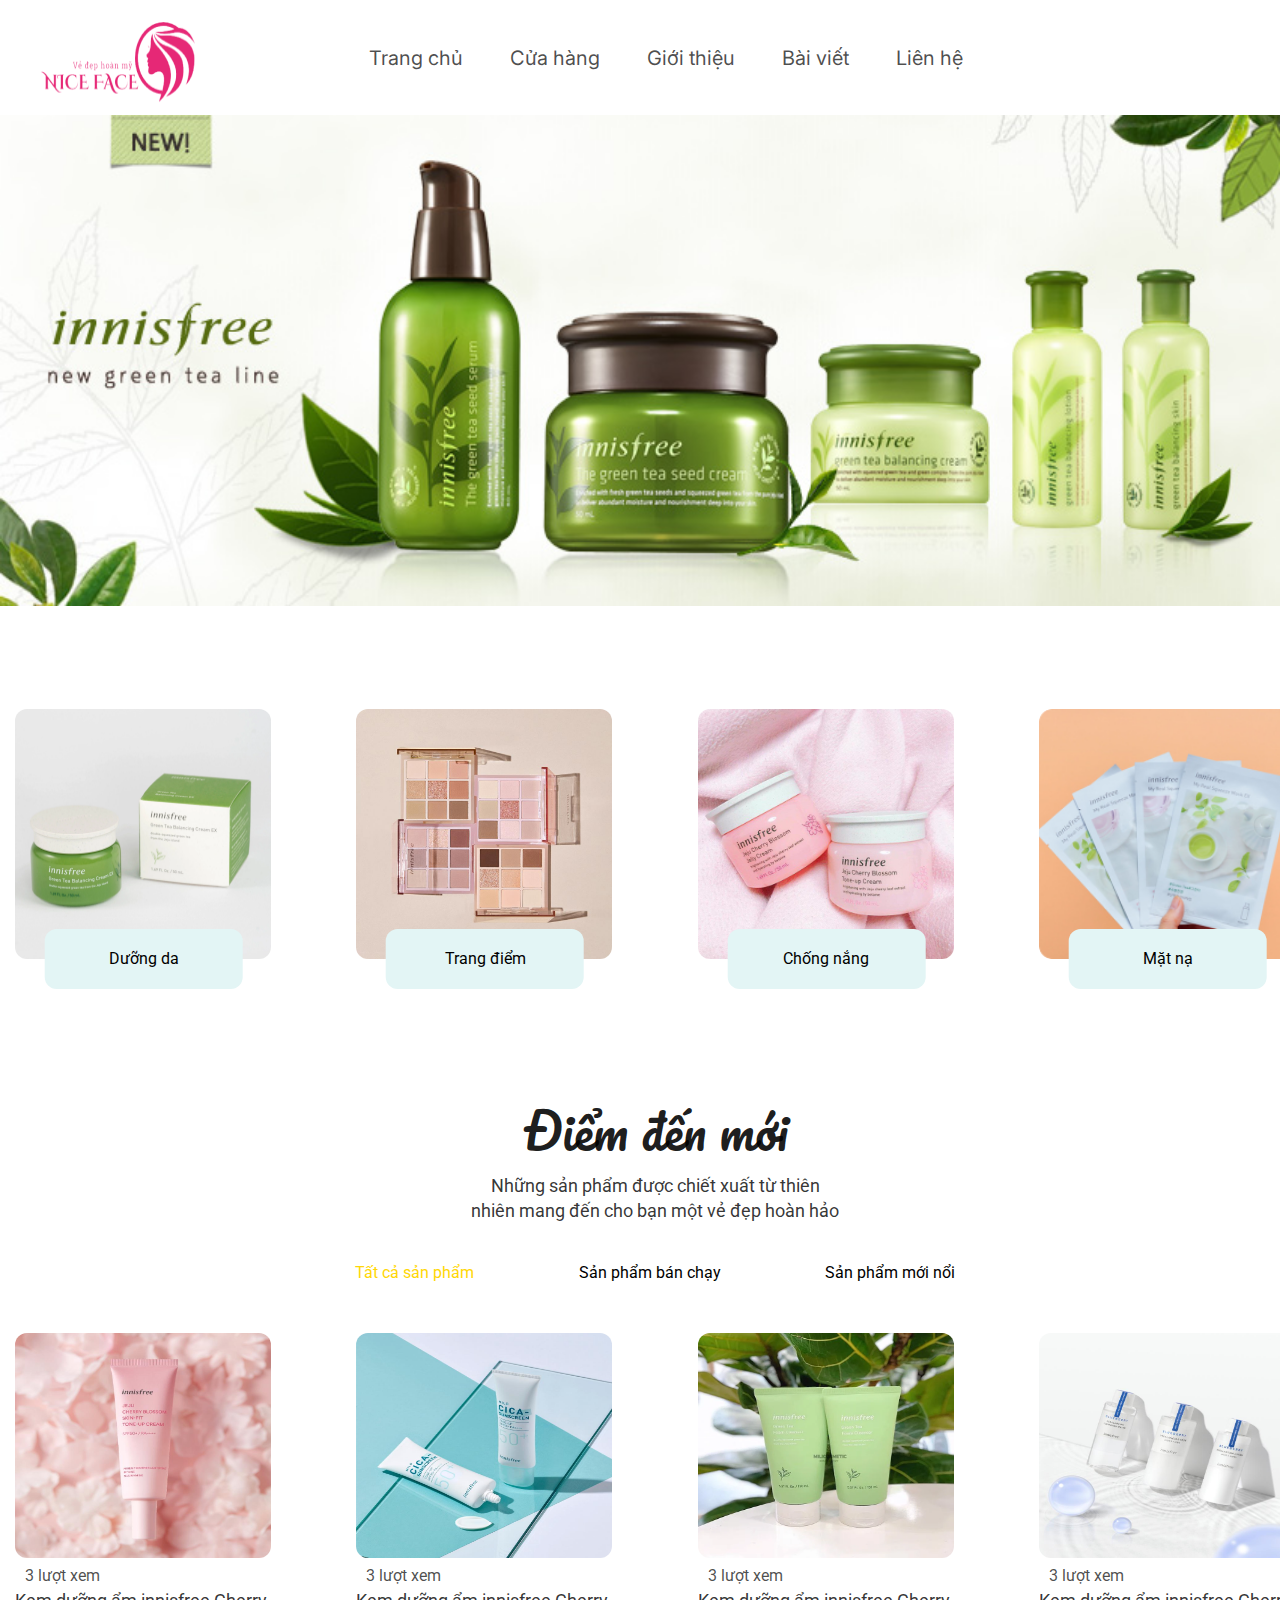
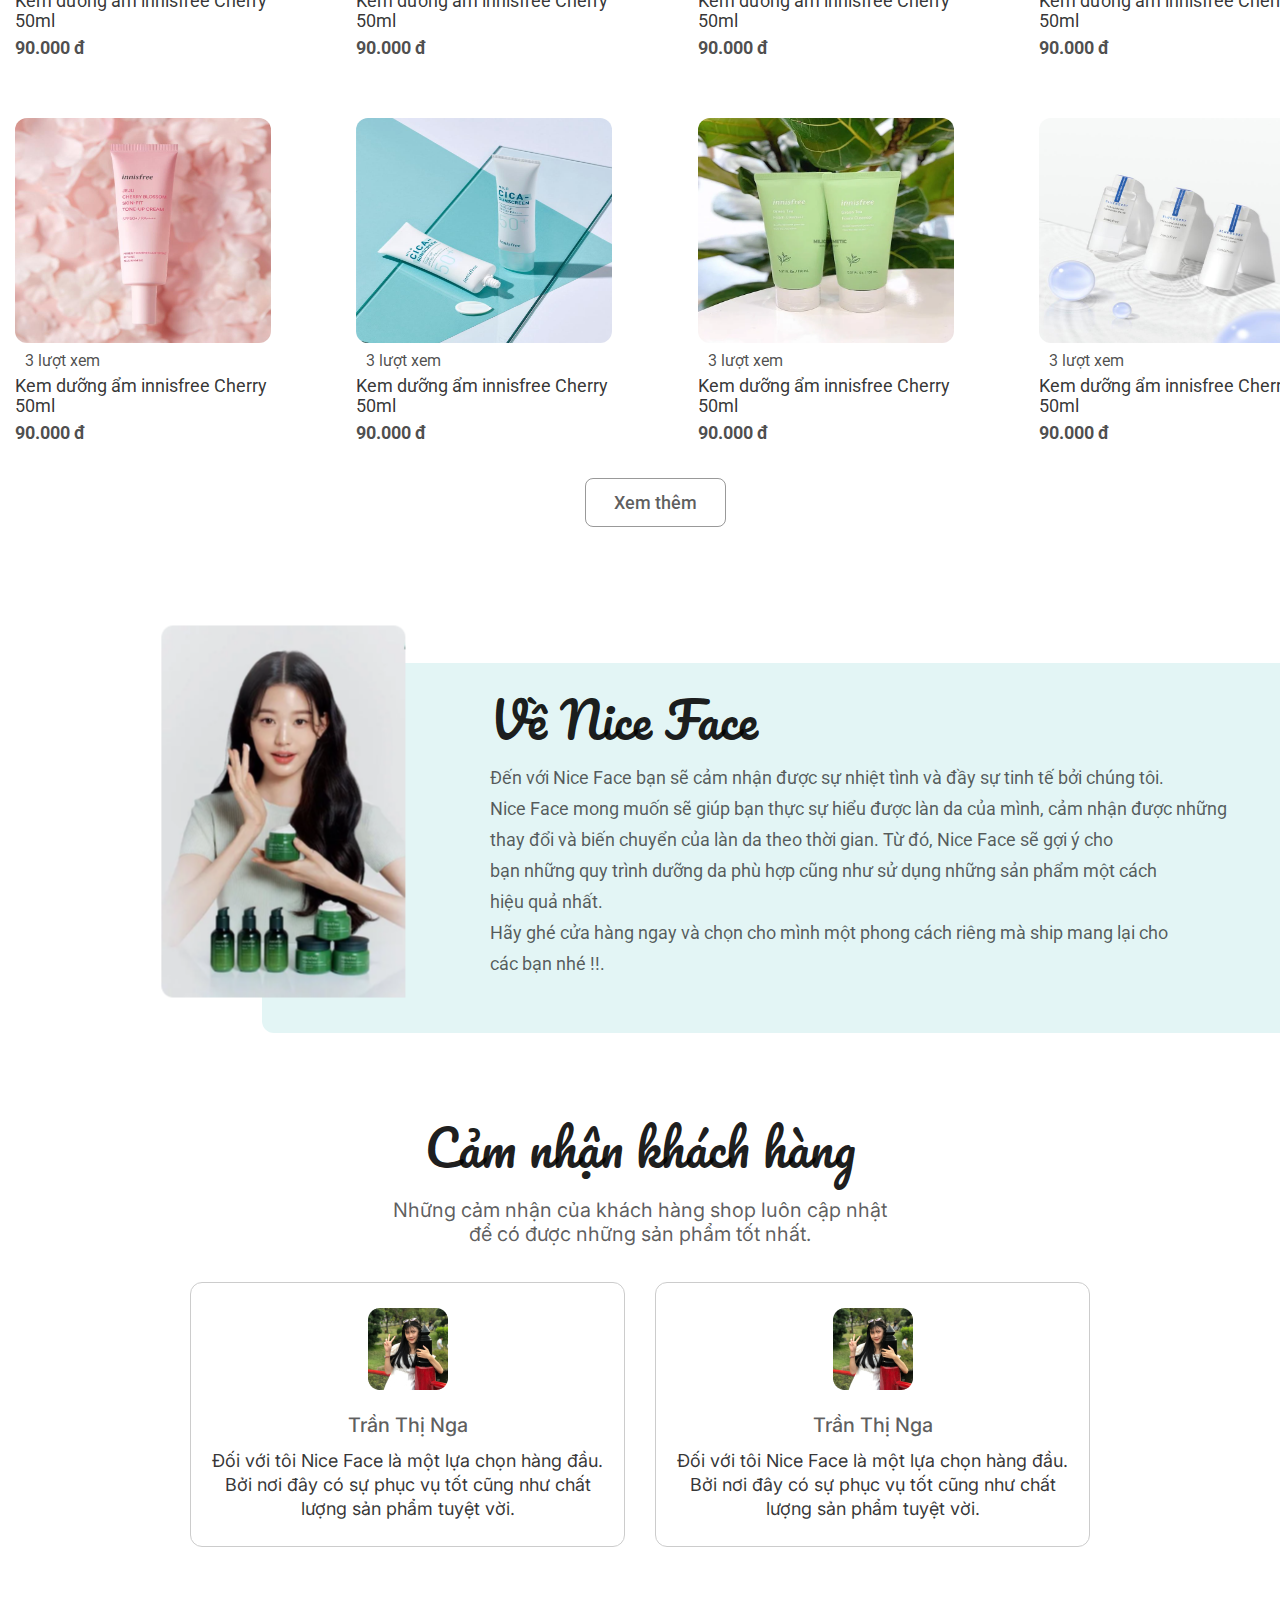
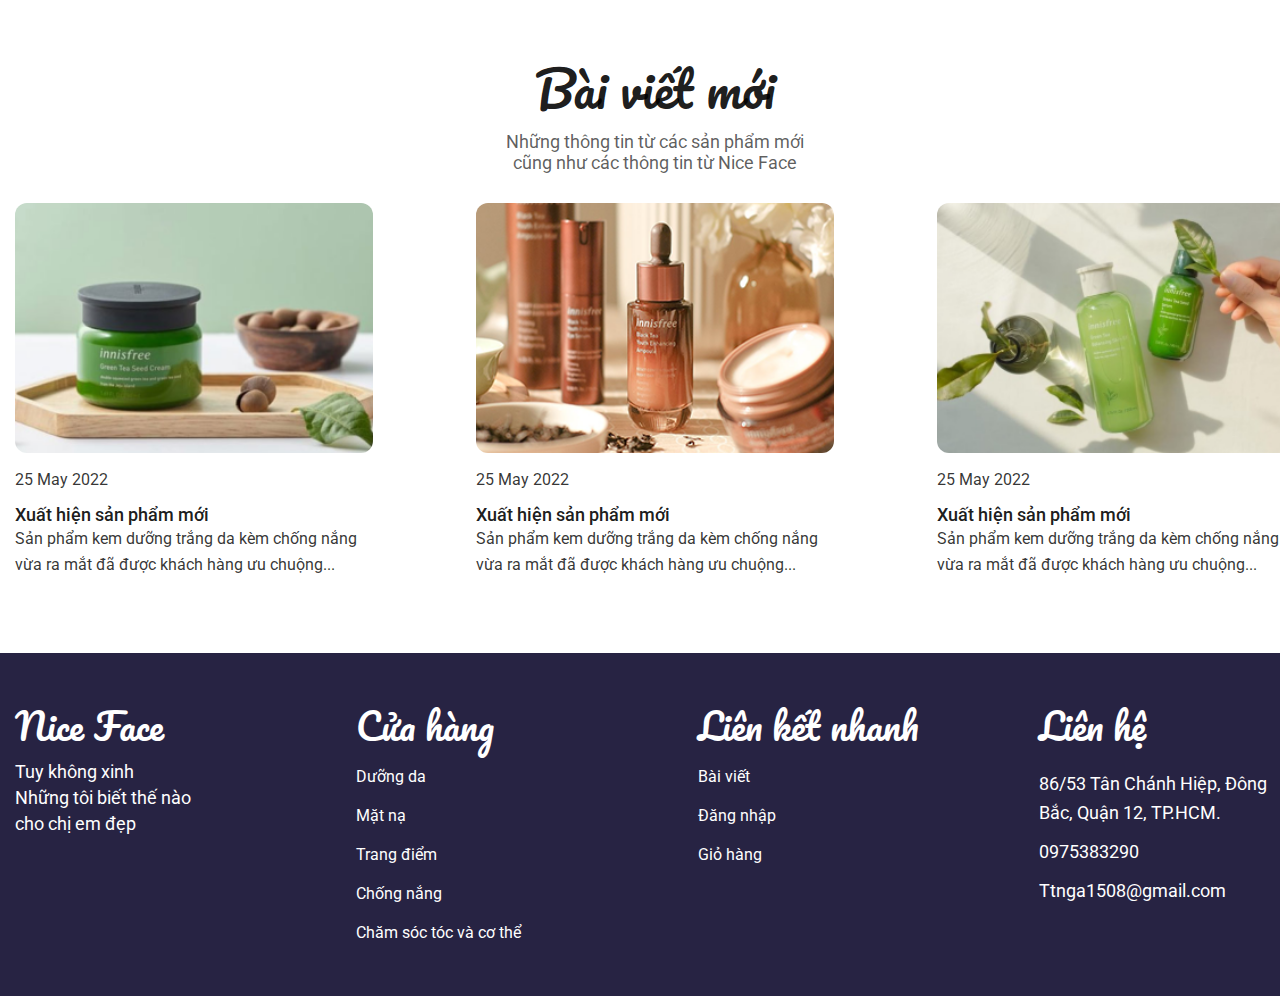
<file: index.html>
<!DOCTYPE html>
<html lang="en">
	<head>
		<meta charset="UTF-8" />
		<meta http-equiv="X-UA-Compatible" content="IE=edge" />
		<meta name="viewport" content="width=device-width, initial-scale=1.0" />
		<title>DYOH</title>
		<link rel="stylesheet" href="./css/reset.css" />
		<link rel="stylesheet" href="./css/css_index2.css" />
		<link
			rel="stylesheet"
			href="https://fonts.googleapis.com/css2?family=Pacifico:wght@400&display=swap"
		/>
		<link
			rel="stylesheet"
			href="https://fonts.googleapis.com/css2?family=Roboto:wght@400;500;700&display=swap"
		/>
		<link
			rel="stylesheet"
			href="https://fonts.googleapis.com/css2?family=Inter:wght@400;500&display=swap"
		/>
		<link
			rel="stylesheet"
			href="https://cdnjs.cloudflare.com/ajax/libs/font-awesome/6.2.0/css/all.min.css"
			integrity="sha512-xh6O/CkQoPOWDdYTDqeRdPCVd1SpvCA9XXcUnZS2FmJNp1coAFzvtCN9BmamE+4aHK8yyUHUSCcJHgXloTyT2A=="
			crossorigin="anonymous"
			referrerpolicy="no-referrer"
		/>
	</head>
	<body>
		<header class="header">
			<div class="container">
				<div class="logo">
					<img src="./image/logo.png" alt="logo" class="logo" />
				</div>
				<div class="navbar1">
					<a href="./index.html" class="link">Trang chủ</a>
					<a href="./pages/pageBrand.html" class="link">Cửa hàng</a>
					<a href="./about_us.html" class="link">Giới thiệu</a>
					<a href="./blog.html" class="link">Bài viết</a>
					<a href="./contac_us.html" class="link">Liên hệ</a>
				</div>
				<div class="icon">
					<a href="#">
						<i class="fa-solid fa-magnifying-glass"></i>
					</a>
					<a href="./cart.html" >
						<i class="fa-solid fa-cart-shopping"></i>
					</a>
					<a href="./login_register/Login.html">
						<i class="fa-solid fa-user"></i>
					</a>
				</div>
			</div>
		</header>
		<section class="index-banner">
			<img src="./image/banner1.png" alt="banner" class="banner" />
		</section>
		<section class="index-danhmuc">
			<div class="container">
				<div class="box box1">
					<img src="./image/h4.webp" alt="danhmuc1" />
					<div class="button">
						<a href="#">Dưỡng da</a>
					</div>
				</div>
				<div class="box box2">
					<img src="./image/trangdiem1.jpg" alt="danhmuc2" />
					<div class="button">
						<a href="#">Trang điểm</a>
					</div>
				</div>
				<div class="box box3">
					<img src="./image/h4.jpg" alt="danhmuc3" />
					<div class="button">
						<a href="#">Chống nắng</a>
					</div>
				</div>
				<div class="box box4">
					<img src="./image/matna1.png" alt="danhmuc4" />
					<div class="button">
						<a href="#">Mặt nạ</a>
					</div>
				</div>
			</div>
		</section>
		<section class="index-sanpham">
			<div class="container">
				<h2>Điểm đến mới</h2>
				<h4>
					Những sản phẩm được chiết xuất từ thiên <br />
					nhiên mang đến cho bạn một vẻ đẹp hoàn hảo
				</h4>
				<div class="navbar">
					<a href="#" class="click">Tất cả sản phẩm</a>
					<a href="#">Sản phẩm bán chạy</a>
					<a href="#">Sản phẩm mới nổi</a>
				</div>
				<div class="sanpham">
					<div class="box">
						<img src="./image/38_attimg_origin.jpg" alt="hinh" />
						<div class="danhgia">
							<i class="fa-regular fa-star"></i>
							<span>3 lượt xem</span>
						</div>
						<a href="#">Kem dưỡng ẩm innisfree Cherry 50ml</a>
						<h5>90.000 đ</h5>
					</div>
					<div class="box">
						<img src="./image/sp5.jpg" alt="hinh" />
						<div class="danhgia">
							<i class="fa-regular fa-star"></i>
							<span>3 lượt xem</span>
						</div>
						<a href="#">Kem dưỡng ẩm innisfree Cherry 50ml</a>
						<h5>90.000 đ</h5>
					</div>
					<div class="box">
						<img src="./image/sp23.webp" alt="hinh" />
						<div class="danhgia">
							<i class="fa-regular fa-star"></i>
							<span>3 lượt xem</span>
						</div>
						<a href="#">Kem dưỡng ẩm innisfree Cherry 50ml</a>
						<h5>90.000 đ</h5>
					</div>
					<div class="box">
						<img src="./image/sp4.jpg" alt="hinh" />
						<div class="danhgia">
							<i class="fa-regular fa-star"></i>
							<span>3 lượt xem</span>
						</div>
						<a href="#">Kem dưỡng ẩm innisfree Cherry 50ml</a>
						<h5>90.000 đ</h5>
					</div>
				</div>
				<div class="sanpham2">
					<div class="box">
						<img src="./image/38_attimg_origin.jpg" alt="hinh" />
						<div class="danhgia">
							<i class="fa-regular fa-star"></i>
							<span>3 lượt xem</span>
						</div>
						<a href="#">Kem dưỡng ẩm innisfree Cherry 50ml</a>
						<h5>90.000 đ</h5>
					</div>
					<div class="box">
						<img src="./image/sp5.jpg" alt="hinh" />
						<div class="danhgia">
							<i class="fa-regular fa-star"></i>
							<span>3 lượt xem</span>
						</div>
						<a href="#">Kem dưỡng ẩm innisfree Cherry 50ml</a>
						<h5>90.000 đ</h5>
					</div>
					<div class="box">
						<img src="./image/sp23.webp" alt="hinh" />
						<div class="danhgia">
							<i class="fa-regular fa-star"></i>
							<span>3 lượt xem</span>
						</div>
						<a href="#">Kem dưỡng ẩm innisfree Cherry 50ml</a>
						<h5>90.000 đ</h5>
					</div>
					<div class="box">
						<img src="./image/sp4.jpg" alt="hinh" />
						<div class="danhgia">
							<i class="fa-regular fa-star"></i>
							<span>3 lượt xem</span>
						</div>
						<a href="#">Kem dưỡng ẩm innisfree Cherry 50ml</a>
						<h5>90.000 đ</h5>
					</div>
				</div>
				<div class="btn-xemthem">
					<a href="#" class="xemthem">Xem thêm</a>
				</div>
			</div>
		</section>
		<section class="index-gioithieu">
			<div class="container">
				<div class="hinhgioithieu">
					<img src="./image/a.png" alt="hinh" />
				</div>
				<div class="gioithieu">
					<h2>Về Nice Face</h2>
					<p>
						Đến với Nice Face bạn sẽ cảm nhận được sự nhiệt tình và đầy sự tinh
						tế bởi chúng tôi.<br />
						Nice Face mong muốn sẽ giúp bạn thực sự hiểu được làn da của mình,
						cảm nhận được những thay đổi và biến chuyển của làn da theo thời
						gian. Từ đó, Nice Face sẽ gợi ý cho <br />
						bạn những quy trình dưỡng da phù hợp cũng như sử dụng những sản phẩm
						một cách<br />
						hiệu quả nhất.<br />
						Hãy ghé cửa hàng ngay và chọn cho mình một phong cách riêng mà ship
						mang lại cho <br />
						các bạn nhé !!.
					</p>
				</div>
				<div class="clear"></div>
			</div>
		</section>
		<section class="index-camnhan">
			<div class="container">
				<h2>Cảm nhận khách hàng</h2>
				<p>
					Những cảm nhận của khách hàng shop luôn cập nhật <br />
					để có được những sản phẩm tốt nhất.
				</p>
				<div class="binhluan">
					<div class="binhluan1">
						<div class="hinhbinhluan">
							<img src="./image/nga.png" alt="hinh" />
						</div>
						<h3>Trần Thị Nga</h3>
						<p>
							Đối với tôi Nice Face là một lựa chọn hàng đầu.<br />
							Bởi nơi đây có sự phục vụ tốt cũng như chất<br />
							lượng sản phẩm tuyệt vời.
						</p>
					</div>
					<div class="binhluan2">
						<div class="hinhbinhluan">
							<img src="./image/nga.png" alt="hinh" />
						</div>
						<h3>Trần Thị Nga</h3>
						<p>
							Đối với tôi Nice Face là một lựa chọn hàng đầu.<br />
							Bởi nơi đây có sự phục vụ tốt cũng như chất<br />
							lượng sản phẩm tuyệt vời.
						</p>
					</div>
				</div>
			</div>
		</section>
		<section class="index-baivietmoi">
			<div class="container">
				<h2>Bài viết mới</h2>
				<p>
					Những thông tin từ các sản phẩm mới <br />
					cũng như các thông tin từ Nice Face
				</p>
				<div class="baiviet">
					<div class="box">
						<img src="./image/sp781.png" alt="hinh" />
						<p>25 May 2022</p>
						<a>Xuất hiện sản phẩm mới</a>
						<span>
							Sản phẩm kem dưỡng trắng da kèm chống nắng vừa ra mắt đã được
							khách hàng ưu chuộng...
						</span>
					</div>
					<div class="box">
						<img src="./image/blog11.png" alt="hinh" />
						<p>25 May 2022</p>
						<a>Xuất hiện sản phẩm mới</a>
						<span>
							Sản phẩm kem dưỡng trắng da kèm chống nắng vừa ra mắt đã được
							khách hàng ưu chuộng...
						</span>
					</div>
					<div class="box">
						<img src="./image/3211.png" alt="hinh" />
						<p>25 May 2022</p>
						<a>Xuất hiện sản phẩm mới</a>
						<span>
							Sản phẩm kem dưỡng trắng da kèm chống nắng vừa ra mắt đã được
							khách hàng ưu chuộng...
						</sp>
					</div>
				</div>
			</div>
		</section>
		<footer class="footer">
      <div class="container">
        <div class="content">
          <div class="box box1">
            <h2>Nice Face</h2>
            <p>Tuy không xinh <br/>
              Những tôi biết thế nào <br/> cho chị em đẹp</p>
            <div class="icon">
                <i class="fa-brands fa-facebook"></i>
                <i class="fa-brands fa-instagram"></i>
                <i class="fa-brands fa-twitter"></i>
                <i class="fa-brands fa-youtube"></i>
            </div>
          </div>
          <div class="box box2">
            <h2>Cửa hàng</h2>
            <a class="first" href="#">Dưỡng da</a>
            <a href="#">Mặt nạ</a>
            <a href="#">Trang điểm</a>
            <a href="#">Chống nắng</a>
            <a href="#">Chăm sóc tóc và cơ thể</a>
          </div>
          <div class="box box3">
            <h2>Liên kết nhanh</h2>
            <a class="first" href="./blog.html">Bài viết</a>
            <a href="./login_register/Login.html">Đăng nhập</a>
            <a href="./cart.html">Giỏ hàng</a>
          </div>
          <div class="box box4">
            <h2>Liên hệ</h2>
            <div class="diachi">
              <i class="fa-solid fa-location-dot"></i>
              <span>86/53 Tân Chánh Hiệp, Đông Bắc, Quận 12, TP.HCM.</span>
            </div>
            <div class="sdt">
              <i class="fa-solid fa-phone"></i>
              <span>0975383290</span>
            </div>
            <div class="mail">
              <i class="fa-regular fa-envelope"></i>
              <span>Ttnga1508@gmail.com</span>
            </div>
          </div>
        </div>
      </div>
    </footer>
	</body>
</html>
</file>
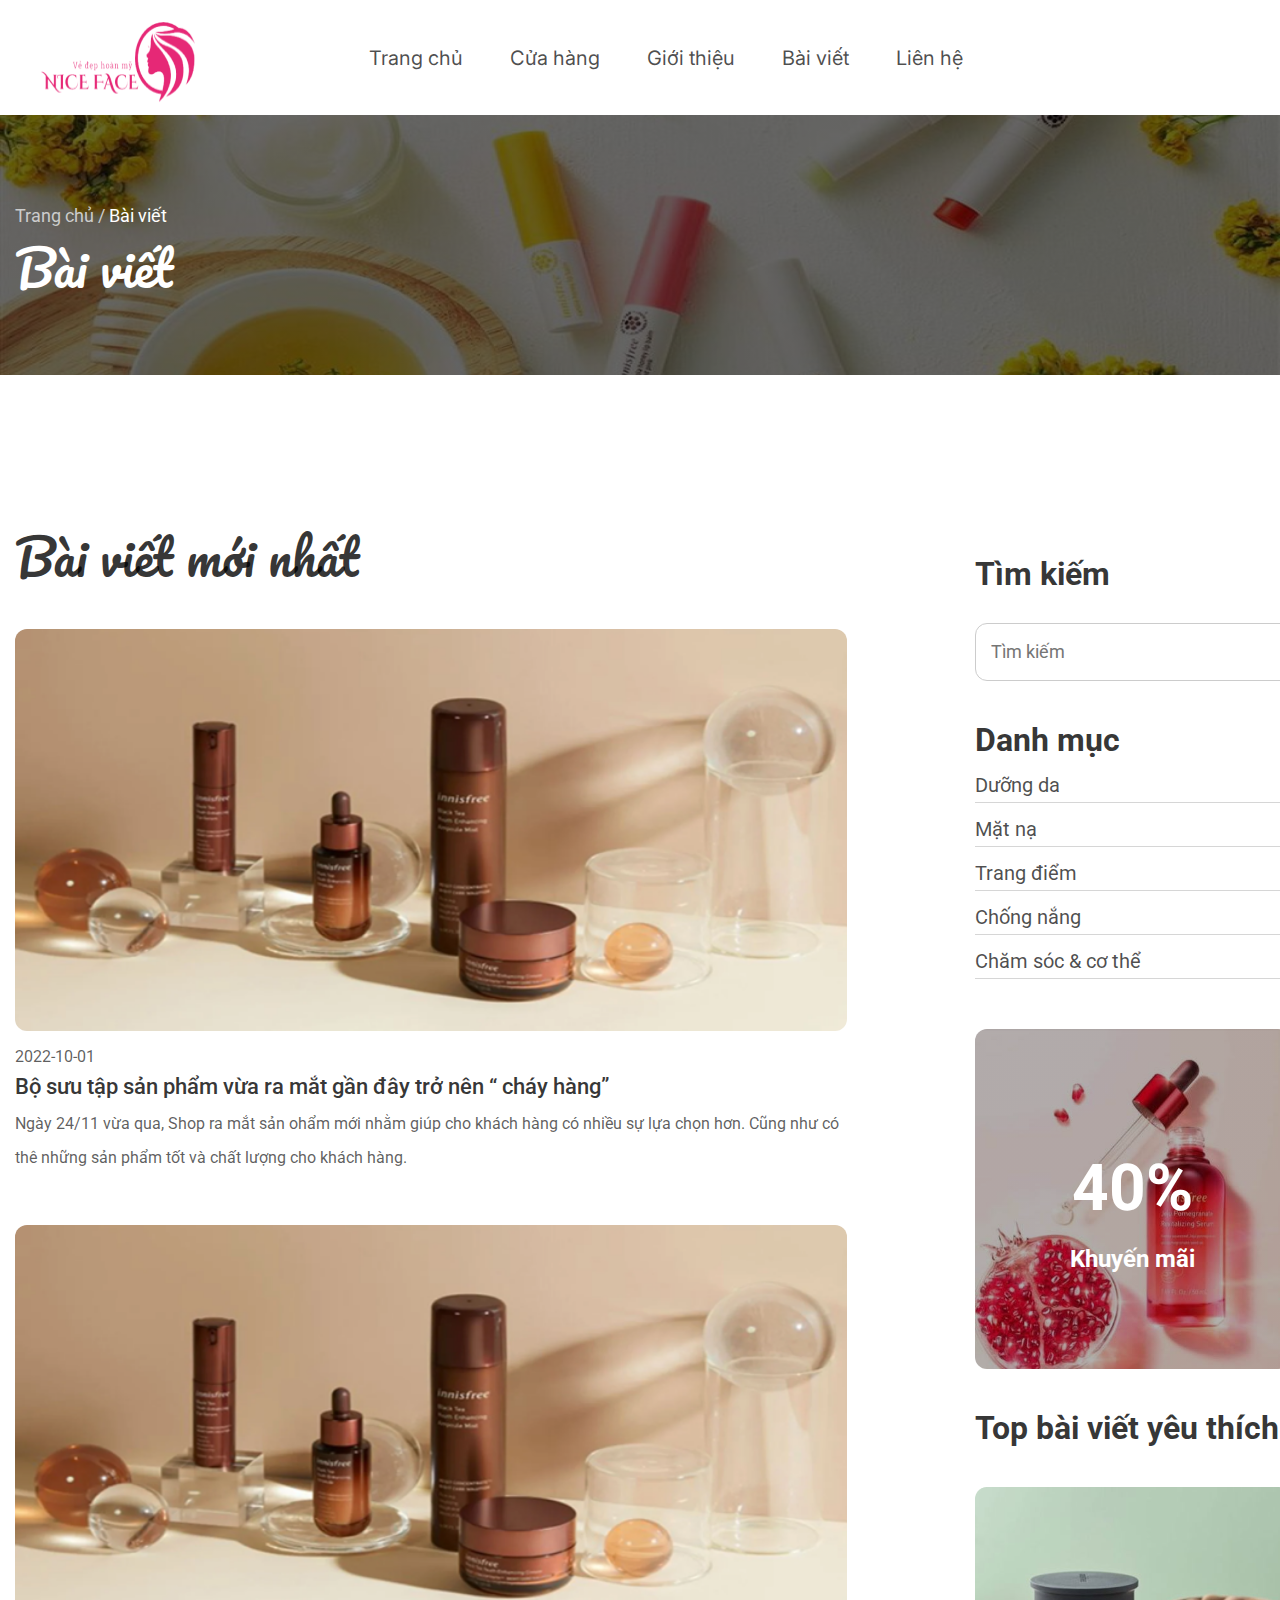
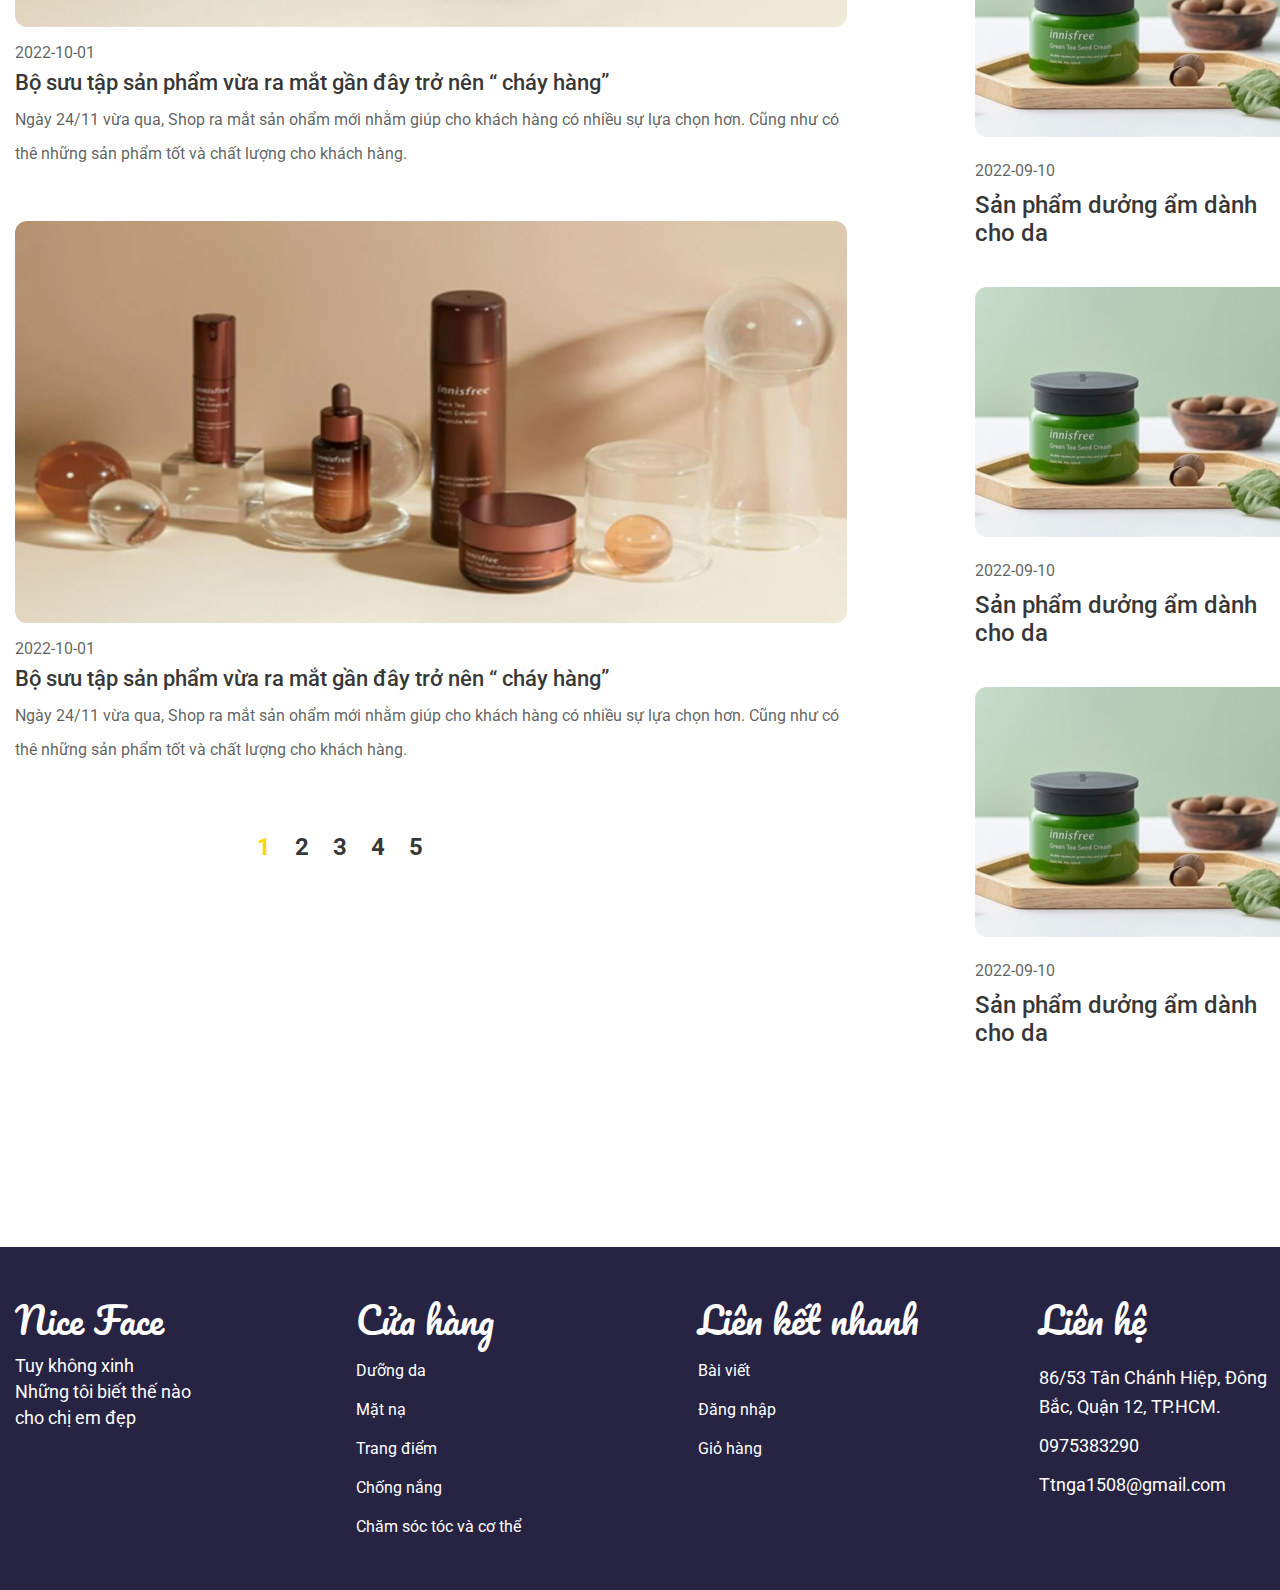
<file: blog.html>
<!DOCTYPE html>
<html lang="en">
	<head>
		<meta charset="UTF-8" />
		<meta http-equiv="X-UA-Compatible" content="IE=edge" />
		<meta name="viewport" content="width=device-width, initial-scale=1.0" />
		<title>DYOH</title>
		<link rel="stylesheet" href="./css/reset.css" />
		<link rel="stylesheet" href="./css/css_index2.css" />
		<link
			rel="stylesheet"
			href="https://fonts.googleapis.com/css2?family=Pacifico:wght@400&display=swap"
		/>
		<link
			rel="stylesheet"
			href="https://fonts.googleapis.com/css2?family=Roboto:wght@400;500;700&display=swap"
		/>
		<link
			rel="stylesheet"
			href="https://fonts.googleapis.com/css2?family=Inter:wght@400;500&display=swap"
		/>
		<link
			rel="stylesheet"
			href="https://cdnjs.cloudflare.com/ajax/libs/font-awesome/6.2.0/css/all.min.css"
			integrity="sha512-xh6O/CkQoPOWDdYTDqeRdPCVd1SpvCA9XXcUnZS2FmJNp1coAFzvtCN9BmamE+4aHK8yyUHUSCcJHgXloTyT2A=="
			crossorigin="anonymous"
			referrerpolicy="no-referrer"
		/>
	</head>
	<body>
		<header class="header">
			<div class="container">
				<div class="logo">
					<img src="./image/logo.png" alt="logo" class="logo" />
				</div>
				<div class="navbar1">
					<a href="./index.html" class="link">Trang chủ</a>
					<a href="./pages/pageBrand.html" class="link">Cửa hàng</a>
					<a href="./about_us.html" class="link">Giới thiệu</a>
					<a href="./blog.html" class="link">Bài viết</a>
					<a href="./contac_us.html" class="link">Liên hệ</a>
				</div>
				<div class="icon">
					<a href="#">
						<i class="fa-solid fa-magnifying-glass"></i>
					</a>
					<a href="./cart.html" >
						<i class="fa-solid fa-cart-shopping"></i>
					</a>
					<a href="./login_register/Login.html">
						<i class="fa-solid fa-user"></i>
					</a>
				</div>
			</div>
		</header>
		<section class="dieuhuong">
			<div class="container">
				<div class="dieuhuong-content">
					<p>Trang chủ / <span>Bài viết</span></p>
					<h1>Bài viết</h1>
				</div>
			</div>
		</section>
<section class="blog">
	<div class="container">
		<div class="baivietmoinhat">
			<h2>Bài viết mới nhất</h2>
			<div class="baiviet">
				<img src="./image/h23451.png" alt="hinh">
				<span>2022-10-01</span>
				<a href="./detail_blog.html">Bộ sưu tập sản phẩm vừa ra mắt gần đây trở nên “ cháy hàng”</a>
				<p>Ngày 24/11 vừa qua, Shop ra mắt sản ohẩm mới nhằm giúp cho khách hàng có nhiều sự lựa chọn hơn. Cũng như có thê những sản phẩm tốt và chất lượng cho khách hàng.</p>
			</div>
			<div class="baiviet">
				<img src="./image/h23451.png" alt="hinh">
				<span>2022-10-01</span>
				<a href="./detail_blog.html">Bộ sưu tập sản phẩm vừa ra mắt gần đây trở nên “ cháy hàng”</a>
				<p>Ngày 24/11 vừa qua, Shop ra mắt sản ohẩm mới nhằm giúp cho khách hàng có nhiều sự lựa chọn hơn. Cũng như có thê những sản phẩm tốt và chất lượng cho khách hàng.</p>
			</div>
			<div class="baiviet">
				<img src="./image/h23451.png" alt="hinh">
				<span>2022-10-01</span>
				<a href="./detail_blog.html">Bộ sưu tập sản phẩm vừa ra mắt gần đây trở nên “ cháy hàng”</a>
				<p>Ngày 24/11 vừa qua, Shop ra mắt sản ohẩm mới nhằm giúp cho khách hàng có nhiều sự lựa chọn hơn. Cũng như có thê những sản phẩm tốt và chất lượng cho khách hàng.</p>
			</div>
			<div class="phantrang">
				<a href="#"><i class="fa-solid fa-arrow-left"></i></a>
				<a href="#" class="active">1</a>
				<a href="#">2</a>
				<a href="#">3</a>
				<a href="#">4</a>
				<a href="#">5</a>
				<a href="#"><i class="fa-solid fa-arrow-right"></i></a></a>
			</div>
		</div>
		<div class="navigation">
			<h3>Tìm kiếm</h3>
			<input type="text" placeholder="Tìm kiếm">
			<h3 class="navi1">Danh mục</h3>
			<div class="danhmuc">
				<a href="#">Dưỡng da</a>
				<a href="#">Mặt nạ</a>
				<a href="#">Trang điểm</a>
				<a href="#">Chống nắng</a>
				<a href="#">Chăm sóc & cơ thể</a>
			</div>
			<div class="giamgia">
				<h2>40%</h2>
				<h3>Khuyến mãi</h3>
			</div>
			
			<h3 class="navi2">Top bài viết yêu thích</h3>
			<div class="navi-baiviet">
				<img src="./image/sp781.png" alt="hinh">
				<span>2022-09-10</span>
				<a href="#">Sản phẩm dưởng ẩm dành cho da </a>
			</div>
			<div class="navi-baiviet">
				<img src="./image/sp781.png" alt="hinh">
				<span>2022-09-10</span>
				<a href="#">Sản phẩm dưởng ẩm dành cho da </a>
			</div>
			<div class="navi-baiviet">
				<img src="./image/sp781.png" alt="hinh">
				<span>2022-09-10</span>
				<a href="#">Sản phẩm dưởng ẩm dành cho da </a>
			</div>
		</div>
	</div>
</section>

</section>
		<footer class="footer">
			<div class="container">
				<div class="content">
					<div class="box box1">
						<h2>Nice Face</h2>
						<p>
							Tuy không xinh <br />
							Những tôi biết thế nào <br />
							cho chị em đẹp
						</p>
						<div class="icon">
							<i class="fa-brands fa-facebook"></i>
							<i class="fa-brands fa-instagram"></i>
							<i class="fa-brands fa-twitter"></i>
							<i class="fa-brands fa-youtube"></i>
						</div>
					</div>
					<div class="box box2">
						<h2>Cửa hàng</h2>
						<a class="first" href="#">Dưỡng da</a>
						<a href="#">Mặt nạ</a>
						<a href="#">Trang điểm</a>
						<a href="#">Chống nắng</a>
						<a href="#">Chăm sóc tóc và cơ thể</a>
					</div>
					<div class="box box3">
						<h2>Liên kết nhanh</h2>
						<a class="first" href="./blog.html">Bài viết</a>
						<a href="./login_register/Login.html">Đăng nhập</a>
						<a href="./cart.html">Giỏ hàng</a>
					</div>
					<div class="box box4">
						<h2>Liên hệ</h2>
						<div class="diachi">
							<i class="fa-solid fa-location-dot"></i>
							<span>86/53 Tân Chánh Hiệp, Đông Bắc, Quận 12, TP.HCM.</span>
						</div>
						<div class="sdt">
							<i class="fa-solid fa-phone"></i>
							<span>0975383290</span>
						</div>
						<div class="mail">
							<i class="fa-regular fa-envelope"></i>
							<span>Ttnga1508@gmail.com</span>
						</div>
					</div>
				</div>
			</div>
		</footer>
	</body>
</html>
</file>
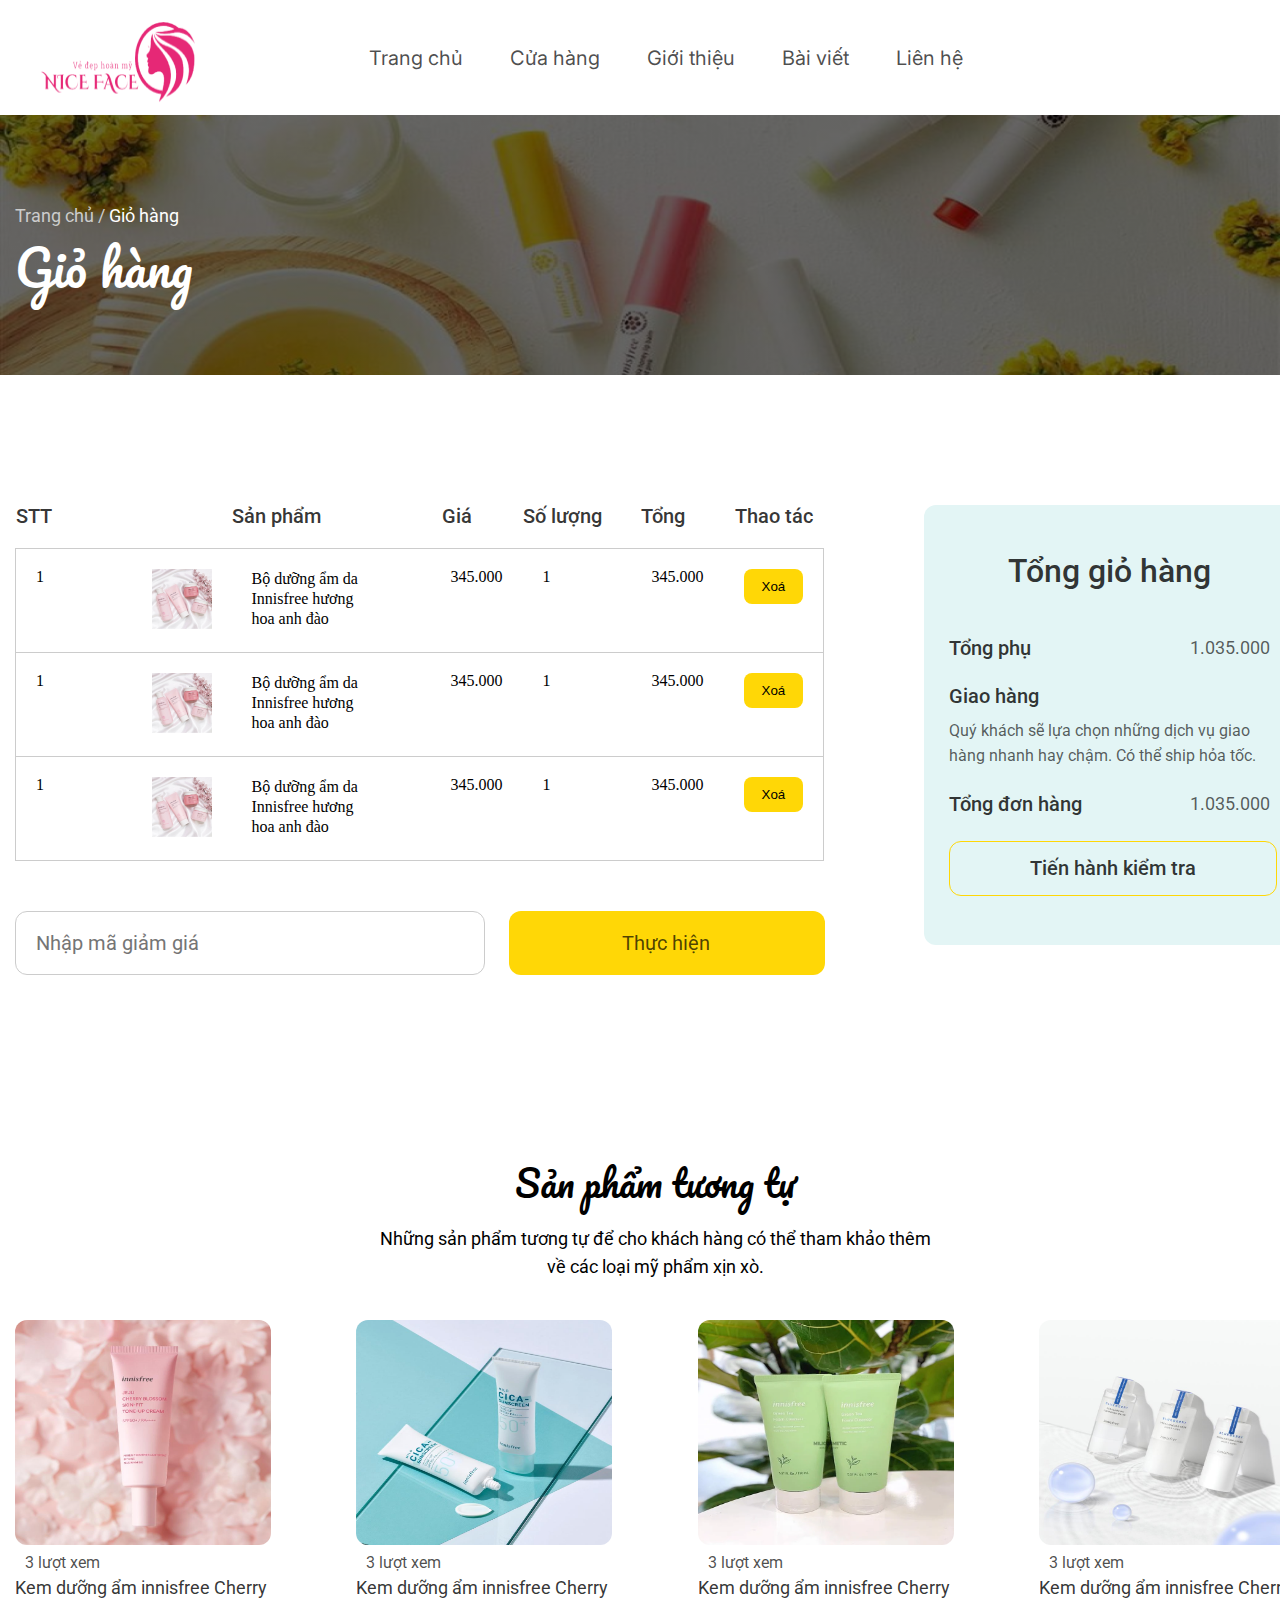
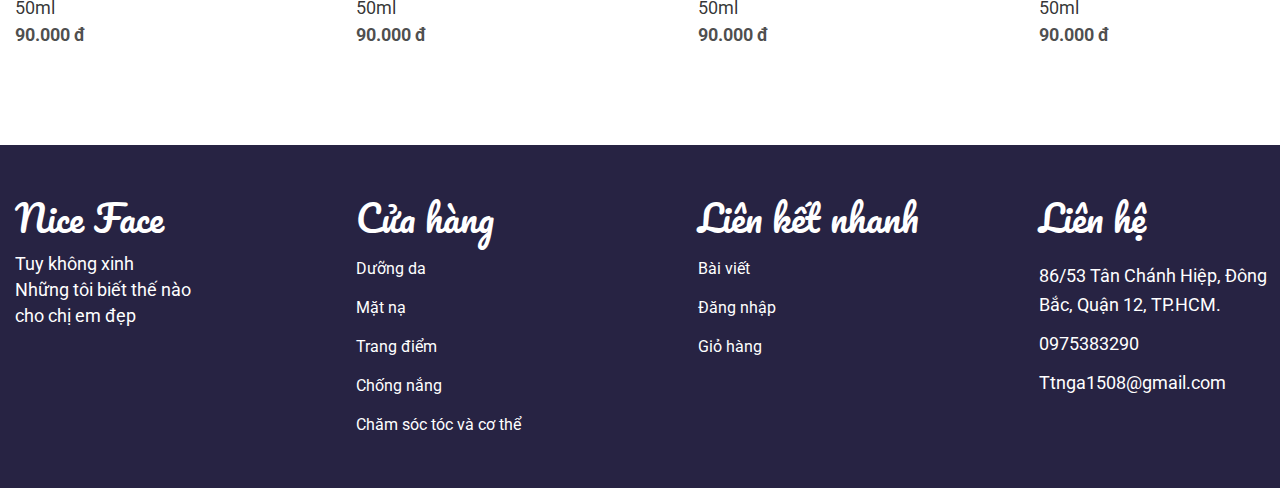
<file: cart.html>
<!DOCTYPE html>
<html lang="en">
	<head>
		<meta charset="UTF-8" />
		<meta http-equiv="X-UA-Compatible" content="IE=edge" />
		<meta name="viewport" content="width=device-width, initial-scale=1.0" />
		<title>DYOH</title>
		<link rel="stylesheet" href="./css/reset.css" />
		<link rel="stylesheet" href="./css/css_index2.css" />
		<link
			rel="stylesheet"
			href="https://fonts.googleapis.com/css2?family=Pacifico:wght@400&display=swap"
		/>
		<link
			rel="stylesheet"
			href="https://fonts.googleapis.com/css2?family=Roboto:wght@400;500;700&display=swap"
		/>
		<link
			rel="stylesheet"
			href="https://fonts.googleapis.com/css2?family=Inter:wght@400;500&display=swap"
		/>
		<link
			rel="stylesheet"
			href="https://cdnjs.cloudflare.com/ajax/libs/font-awesome/6.2.0/css/all.min.css"
			integrity="sha512-xh6O/CkQoPOWDdYTDqeRdPCVd1SpvCA9XXcUnZS2FmJNp1coAFzvtCN9BmamE+4aHK8yyUHUSCcJHgXloTyT2A=="
			crossorigin="anonymous"
			referrerpolicy="no-referrer"
		/>
	</head>
	<body>
		<header class="header">
			<div class="container">
				<div class="logo">
					<img src="./image/logo.png" alt="logo" class="logo" />
				</div>
				<div class="navbar1">
					<a href="./index.html" class="link">Trang chủ</a>
					<a href="./pages/pageBrand.html" class="link">Cửa hàng</a>
					<a href="./about_us.html" class="link">Giới thiệu</a>
					<a href="./blog.html" class="link">Bài viết</a>
					<a href="./contac_us.html" class="link">Liên hệ</a>
				</div>
				<div class="icon">
					<a href="#">
						<i class="fa-solid fa-magnifying-glass"></i>
					</a>
					<a href="./cart.html">
						<i class="fa-solid fa-cart-shopping"></i>
					</a>
					<a href="./login_register/Login.html">
						<i class="fa-solid fa-user"></i>
					</a>
				</div>
			</div>
		</header>
		<section class="dieuhuong">
			<div class="container">
				<div class="dieuhuong-content">
					<p>Trang chủ / <span>Giỏ hàng</span></p>
					<h1>Giỏ hàng</h1>
				</div>
			</div>
		</section>
		<section class="giohang">
			<div class="container">
				<div class="banggiohang">
					<div class="thongtingiohang">
						<table class="bang">
							<tr class="tr1">
								<th class="cot1">STT</th>
								<th class="hinh"></th>
								<th class="cot2">Sản phẩm</th>
								<th class="cot3">Giá</th>
								<th class="cot4">Số lượng</th>
								<th class="cot5">Tổng</th>
								<th class="cot6">Thao tác</th>
							</tr>
							<tr class="tr2">
								<td style="width: 60px; height: 60px">1</td>
								<td style="height: 60px" class="tdhinh">
									<img src="./image/236.png" alt="hinh" />
								</td>
								<td class="noidung">
									Bộ dưỡng ẩm da <br />
									Innisfree hương <br />
									hoa anh đào
								</td>
								<td>345.000</td>
								<td>1</td>
								<td>345.000</td>
								<td><button>Xoá</button></td>
							</tr>
							<tr class="tr2">
								<td style="width: 60px; height: 60px">1</td>
								<td style="height: 60px" class="tdhinh">
									<img src="./image/236.png" alt="hinh" />
								</td>
								<td class="noidung">
									Bộ dưỡng ẩm da <br />
									Innisfree hương <br />
									hoa anh đào
								</td>
								<td>345.000</td>
								<td>1</td>
								<td>345.000</td>
								<td><button>Xoá</button></td>
							</tr>
							<tr class="tr2 tr3">
								<td style="width: 60px; height: 60px">1</td>
								<td style="height: 60px" class="tdhinh">
									<img src="./image/236.png" alt="hinh" />
								</td>
								<td class="noidung">
									Bộ dưỡng ẩm da <br />
									Innisfree hương <br />
									hoa anh đào
								</td>
								<td>345.000</td>
								<td>1</td>
								<td>345.000</td>
								<td><button>Xoá</button></td>
							</tr>
						</table>
						<div class="magiamgia">
							<input type="text" placeholder="Nhập mã giảm giá" />
							<button>Thực hiện</button>
						</div>
					</div>
					<div class="tonggiohang">
						<h2>Tổng giỏ hàng</h2>
						<div class="tongphu">
							<p>Tổng phụ</p>
							<span>1.035.000</span>
						</div>
						<div class="giaohang">
							<p>Giao hàng</p>
							<span
								>Quý khách sẽ lựa chọn những dịch vụ giao hàng nhanh hay chậm.
								Có thể ship hỏa tốc.</span
							>
						</div>
						<div class="tongdonhang">
							<p>Tổng đơn hàng</p>
							<span>1.035.000</span>
						</div>
						<div class="btn-kiemtra">
							<button><a href="#">Tiến hành kiểm tra</a></button>
						</div>
					</div>
				</div>
			</div>
		</section>
		<section class="sptuongtu">
			<div class="container">
				<h2>Sản phẩm tương tự</h2>
				<p>
					Những sản phẩm tương tự để cho khách hàng có thể tham khảo thêm <br />
					về các loại mỹ phẩm xịn xò.
				</p>
				<div class="sanpham">
					<div class="box">
						<img src="./image/38_attimg_origin.jpg" alt="hinh" />
						<div class="danhgia">
							<i class="fa-regular fa-star"></i>
							<span>3 lượt xem</span>
						</div>
						<a href="#">Kem dưỡng ẩm innisfree Cherry 50ml</a>
						<h5>90.000 đ</h5>
					</div>
					<div class="box">
						<img src="./image/sp5.jpg" alt="hinh" />
						<div class="danhgia">
							<i class="fa-regular fa-star"></i>
							<span>3 lượt xem</span>
						</div>
						<a href="#">Kem dưỡng ẩm innisfree Cherry 50ml</a>
						<h5>90.000 đ</h5>
					</div>
					<div class="box">
						<img src="./image/sp23.webp" alt="hinh" />
						<div class="danhgia">
							<i class="fa-regular fa-star"></i>
							<span>3 lượt xem</span>
						</div>
						<a href="#">Kem dưỡng ẩm innisfree Cherry 50ml</a>
						<h5>90.000 đ</h5>
					</div>
					<div class="box">
						<img src="./image/sp4.jpg" alt="hinh" />
						<div class="danhgia">
							<i class="fa-regular fa-star"></i>
							<span>3 lượt xem</span>
						</div>
						<a href="#">Kem dưỡng ẩm innisfree Cherry 50ml</a>
						<h5>90.000 đ</h5>
					</div>
				</div>
			</div>
		</section>
		<footer class="footer">
			<div class="container">
				<div class="content">
					<div class="box box1">
						<h2>Nice Face</h2>
						<p>
							Tuy không xinh <br />
							Những tôi biết thế nào <br />
							cho chị em đẹp
						</p>
						<div class="icon">
							<i class="fa-brands fa-facebook"></i>
							<i class="fa-brands fa-instagram"></i>
							<i class="fa-brands fa-twitter"></i>
							<i class="fa-brands fa-youtube"></i>
						</div>
					</div>
					<div class="box box2">
						<h2>Cửa hàng</h2>
						<a class="first" href="#">Dưỡng da</a>
						<a href="#">Mặt nạ</a>
						<a href="#">Trang điểm</a>
						<a href="#">Chống nắng</a>
						<a href="#">Chăm sóc tóc và cơ thể</a>
					</div>
					<div class="box box3">
						<h2>Liên kết nhanh</h2>
						<a class="first" href="./blog.html">Bài viết</a>
						<a href="./login_register/Login.html">Đăng nhập</a>
						<a href="./cart.html">Giỏ hàng</a>
					</div>
					<div class="box box4">
						<h2>Liên hệ</h2>
						<div class="diachi">
							<i class="fa-solid fa-location-dot"></i>
							<span>86/53 Tân Chánh Hiệp, Đông Bắc, Quận 12, TP.HCM.</span>
						</div>
						<div class="sdt">
							<i class="fa-solid fa-phone"></i>
							<span>0975383290</span>
						</div>
						<div class="mail">
							<i class="fa-regular fa-envelope"></i>
							<span>Ttnga1508@gmail.com</span>
						</div>
					</div>
				</div>
			</div>
		</footer>
	</body>
</html>
</file>
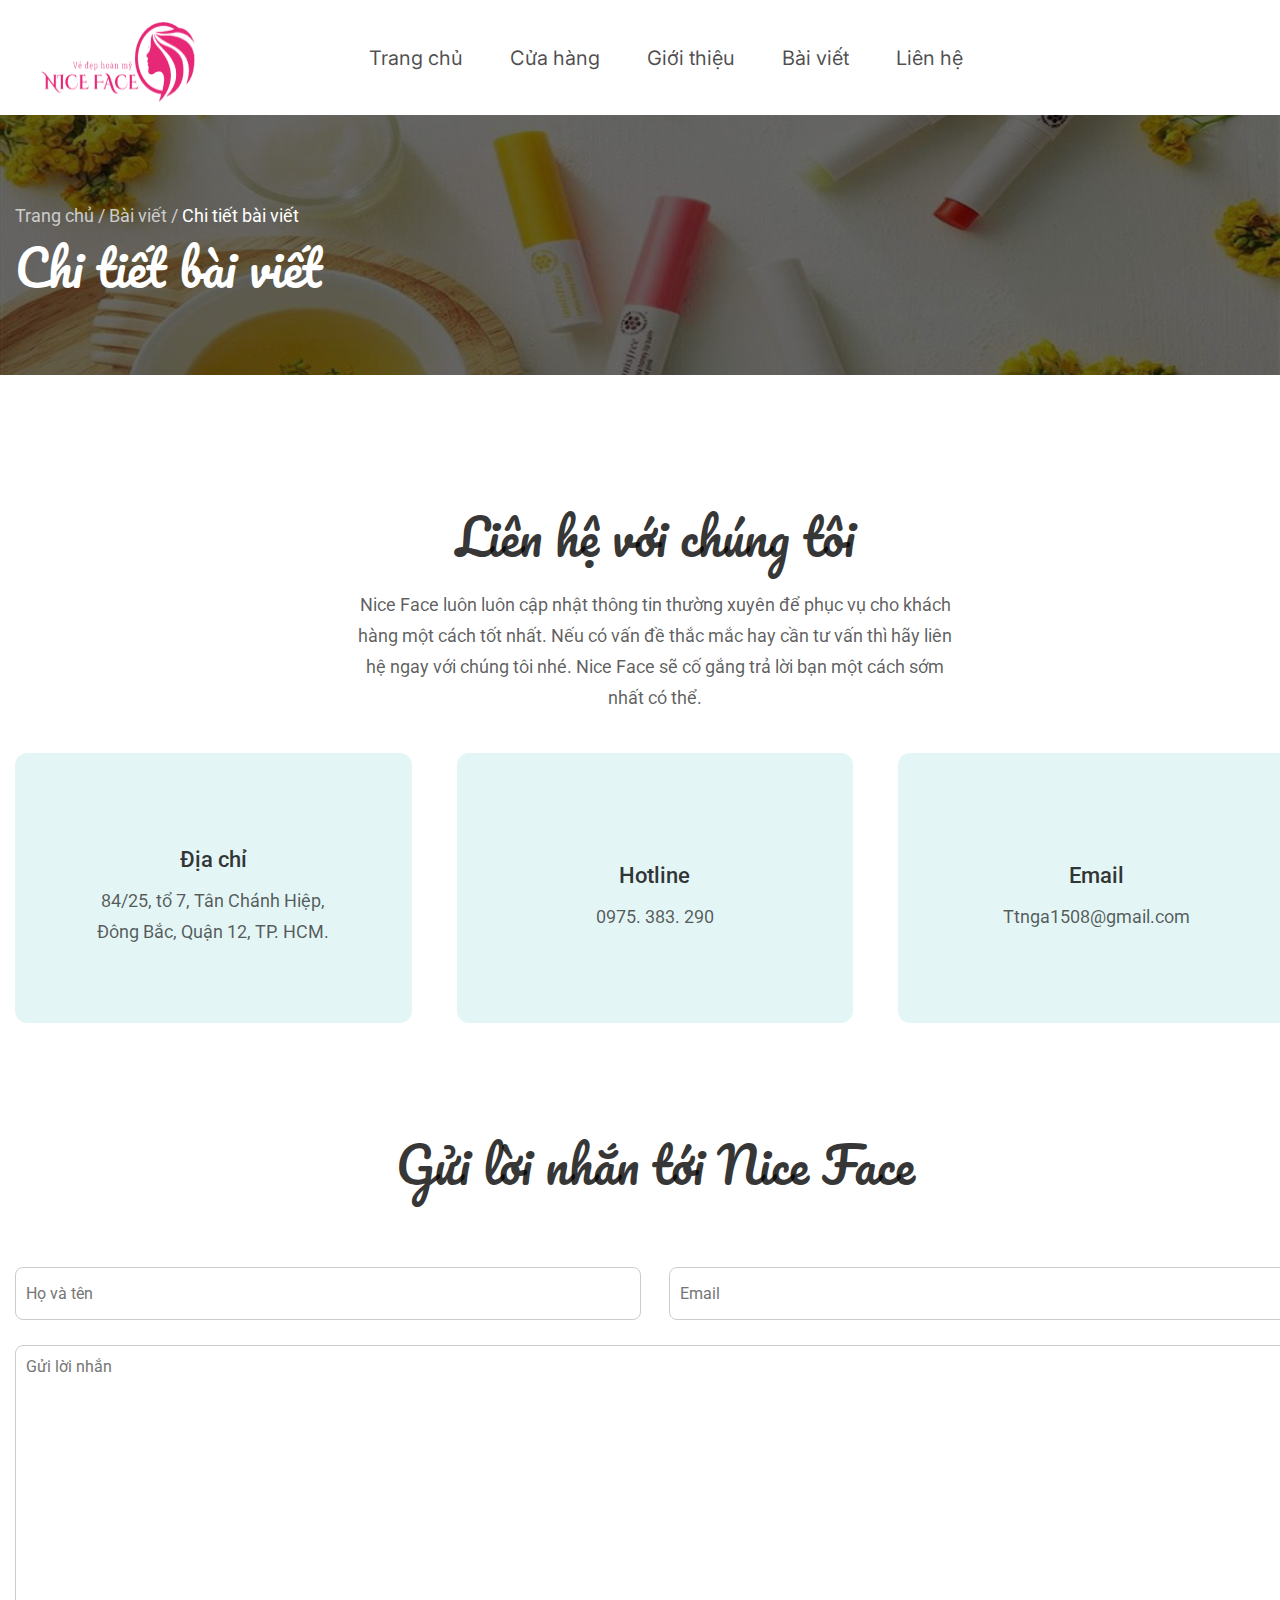
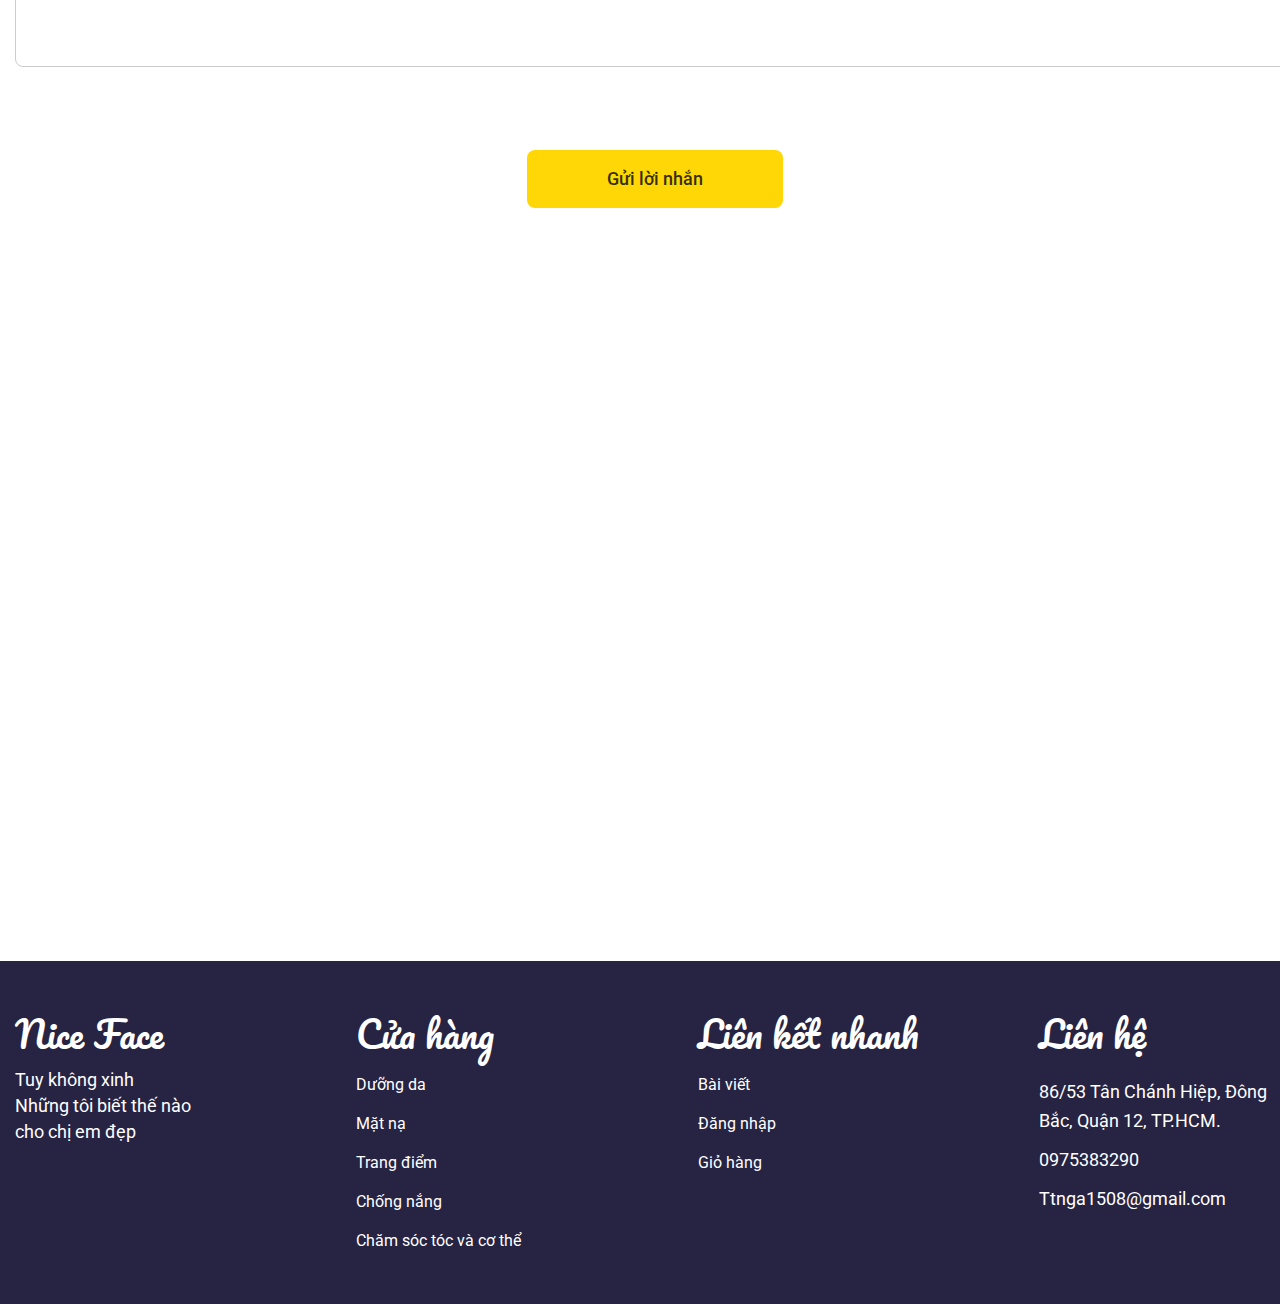
<file: contac_us.html>
<!DOCTYPE html>
<html lang="en">
	<head>
		<meta charset="UTF-8" />
		<meta http-equiv="X-UA-Compatible" content="IE=edge" />
		<meta name="viewport" content="width=device-width, initial-scale=1.0" />
		<title>DYOH</title>
		<link rel="stylesheet" href="./css/reset.css" />
		<link rel="stylesheet" href="./css/css_index2.css" />
		<link
			rel="stylesheet"
			href="https://fonts.googleapis.com/css2?family=Pacifico:wght@400&display=swap"
		/>
		<link
			rel="stylesheet"
			href="https://fonts.googleapis.com/css2?family=Roboto:wght@400;500;700&display=swap"
		/>
		<link
			rel="stylesheet"
			href="https://fonts.googleapis.com/css2?family=Inter:wght@400;500&display=swap"
		/>
		<link
			rel="stylesheet"
			href="https://cdnjs.cloudflare.com/ajax/libs/font-awesome/6.2.0/css/all.min.css"
			integrity="sha512-xh6O/CkQoPOWDdYTDqeRdPCVd1SpvCA9XXcUnZS2FmJNp1coAFzvtCN9BmamE+4aHK8yyUHUSCcJHgXloTyT2A=="
			crossorigin="anonymous"
			referrerpolicy="no-referrer"
		/>
	</head>
	<body>
		<header class="header">
			<div class="container">
				<div class="logo">
					<img src="./image/logo.png" alt="logo" class="logo" />
				</div>
				<div class="navbar1">
					<a href="./index.html" class="link">Trang chủ</a>
					<a href="./cart.html" class="link">Cửa hàng</a>
					<a href="./about_us.html" class="link">Giới thiệu</a>
					<a href="./blog.html" class="link">Bài viết</a>
					<a href="./contac_us.html" class="link">Liên hệ</a>
				</div>
				<div class="icon">
					<a href="#">
						<i class="fa-solid fa-magnifying-glass"></i>
					</a>
					<a href="./cart.html" >
						<i class="fa-solid fa-cart-shopping"></i>
					</a>
					<a href="./login_register/Login.html">
						<i class="fa-solid fa-user"></i>
					</a>
				</div>
			</div>
		</header>
		<section class="dieuhuong">
			<div class="container">
				<div class="dieuhuong-content">
					<p>Trang chủ / Bài viết / <span>Chi tiết bài viết</span></p>
					<h1>Chi tiết bài viết</h1>
				</div>
			</div>
		</section>
<section class="contactpage">
  <div class="container">
    <h2>Liên hệ với chúng tôi</h2>
    <p>Nice Face luôn luôn cập nhật thông tin thường xuyên để phục vụ cho khách <br/> hàng một cách tốt nhất. Nếu có vấn đề thắc mắc hay cần tư vấn thì hãy liên <br/> hệ ngay với chúng tôi nhé. Nice Face sẽ cố gắng trả lời bạn một cách sớm <br/> nhất có thể.</p>
    <div class="thongtincontact">
      <div class="diachi">
        <i class="fa-solid fa-location-dot"></i>
        <h4>Địa chỉ</h4>
        <p>84/25, tổ 7, Tân Chánh Hiệp, <br/> Đông Bắc, Quận 12, TP. HCM.</p>
      </div>
      <div class="hotline">
        <i class="fa-solid fa-phone"></i>
        <h4>Hotline</h4>
        <p>0975. 383. 290</p>
      </div>
      <div class="email">
        <i class="fa-regular fa-envelope"></i>
        <h4>Email</h4>
        <p>Ttnga1508@gmail.com</p>
      </div>
    </div>
  </div>
</section>

<section class="binhluanblog">
  <div class="container">
    <h2>Gửi lời nhắn tới Nice Face</h2>
    <div class="input">
      <input class="text1" type="text" placeholder="Họ và tên">
      <input class="text2" type="text" placeholder="Email">
    </div>
    <textarea  cols="30" rows="10" placeholder="Gửi lời nhắn"></textarea>
    <div class="btn-gui">
      <button>Gửi lời nhắn</button>
    </div>
  </div>
</section>
<section class="map">
  <div class="container">
    <iframe src="https://www.google.com/maps/embed?pb=!1m18!1m12!1m3!1d62695.11014166226!2d106.55602785820314!3d10.853766000000006!2m3!1f0!2f0!3f0!3m2!1i1024!2i768!4f13.1!3m3!1m2!1s0x317528dfcf546de7%3A0xf872809fb8deded!2zVHLGsMahzIBuZyBDYW8gxJDEg8yJbmcgRlBUIFBvbHl0ZWNobmlj!5e0!3m2!1svi!2s!4v1667728924595!5m2!1svi!2s" width="100%" height="470" style="border:0; margin-top: 80px;" allowfullscreen="" loading="lazy" referrerpolicy="no-referrer-when-downgrade"></iframe>
  </div>
</section>
</section>
		<footer class="footer">
			<div class="container">
				<div class="content">
					<div class="box box1">
						<h2>Nice Face</h2>
						<p>
							Tuy không xinh <br />
							Những tôi biết thế nào <br />
							cho chị em đẹp
						</p>
						<div class="icon">
							<i class="fa-brands fa-facebook"></i>
							<i class="fa-brands fa-instagram"></i>
							<i class="fa-brands fa-twitter"></i>
							<i class="fa-brands fa-youtube"></i>
						</div>
					</div>
					<div class="box box2">
						<h2>Cửa hàng</h2>
						<a class="first" href="#">Dưỡng da</a>
						<a href="#">Mặt nạ</a>
						<a href="#">Trang điểm</a>
						<a href="#">Chống nắng</a>
						<a href="#">Chăm sóc tóc và cơ thể</a>
					</div>
					<div class="box box3">
						<h2>Liên kết nhanh</h2>
						<a class="first" href="./blog.html">Bài viết</a>
						<a href="./login_register/Login.html">Đăng nhập</a>
						<a href="./cart.html">Giỏ hàng</a>
					</div>
					<div class="box box4">
						<h2>Liên hệ</h2>
						<div class="diachi">
							<i class="fa-solid fa-location-dot"></i>
							<span>86/53 Tân Chánh Hiệp, Đông Bắc, Quận 12, TP.HCM.</span>
						</div>
						<div class="sdt">
							<i class="fa-solid fa-phone"></i>
							<span>0975383290</span>
						</div>
						<div class="mail">
							<i class="fa-regular fa-envelope"></i>
							<span>Ttnga1508@gmail.com</span>
						</div>
					</div>
				</div>
			</div>
		</footer>
	</body>
</html>
</file>
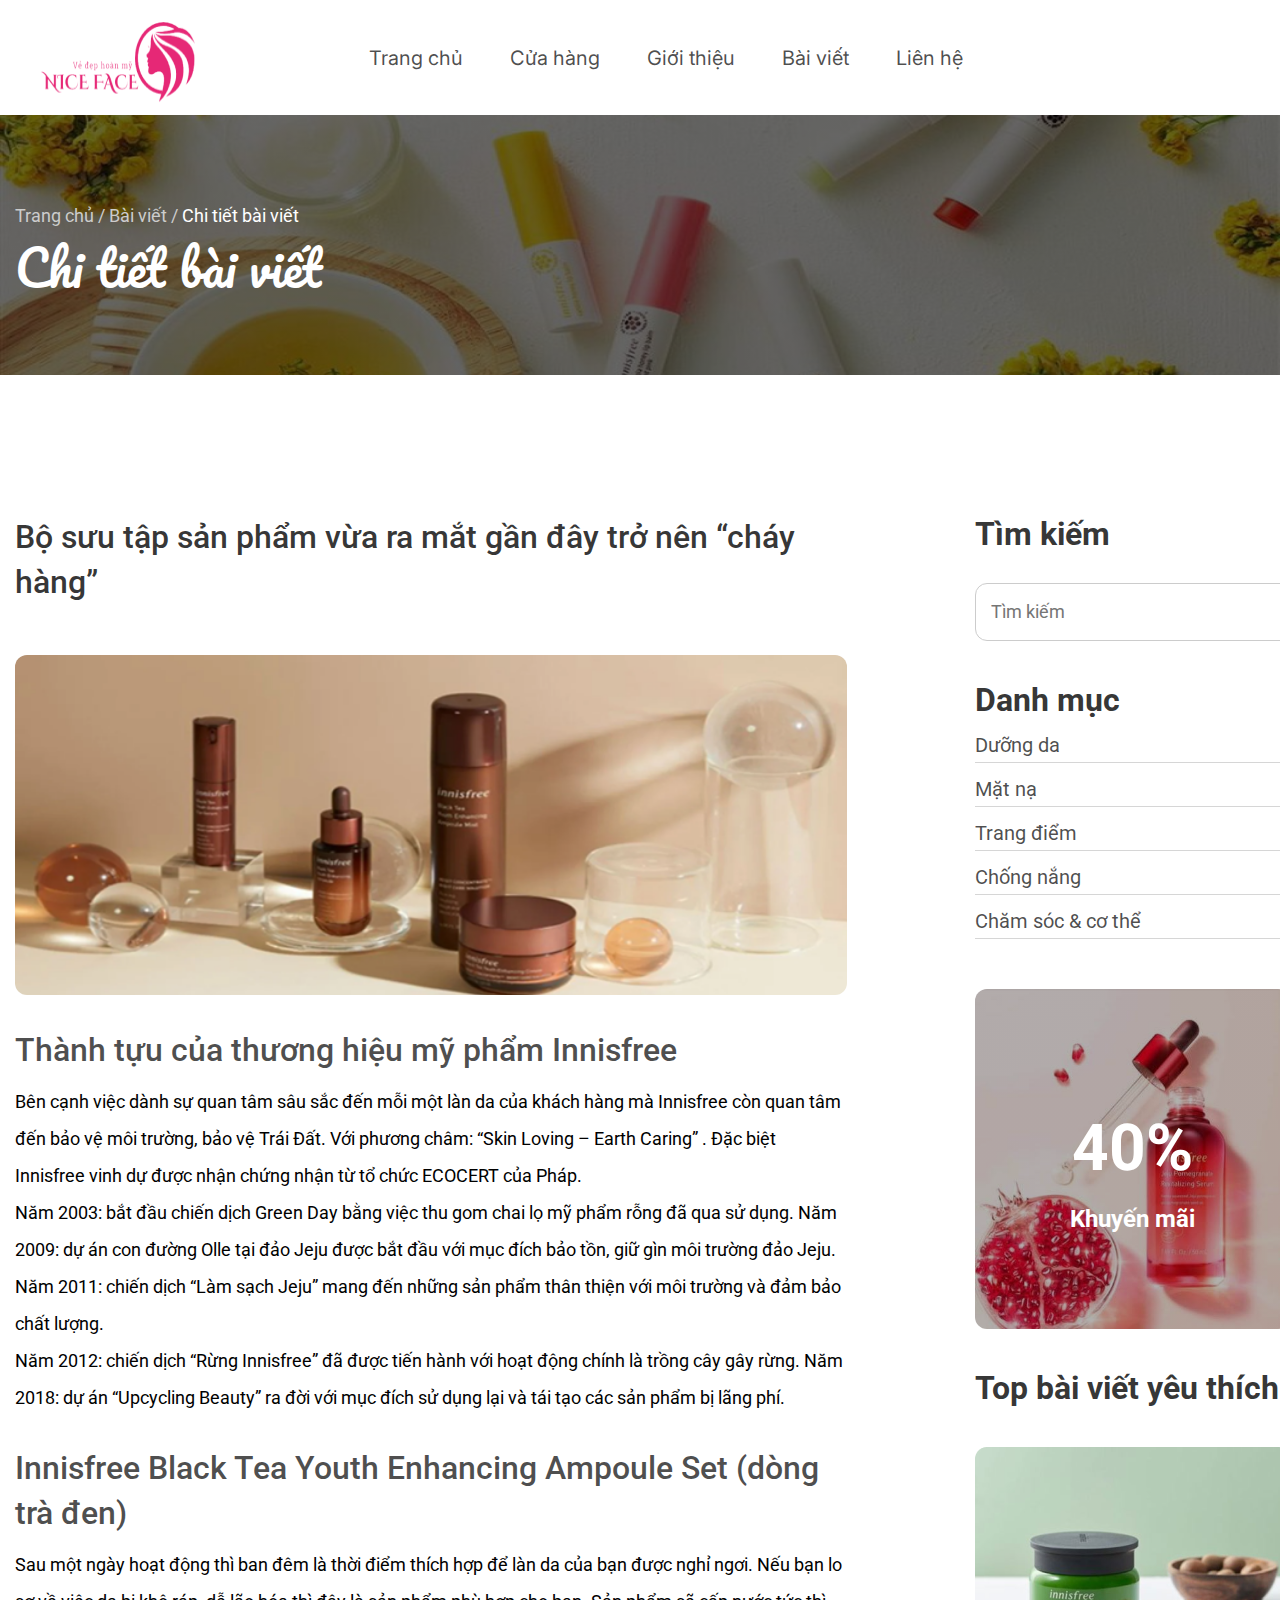
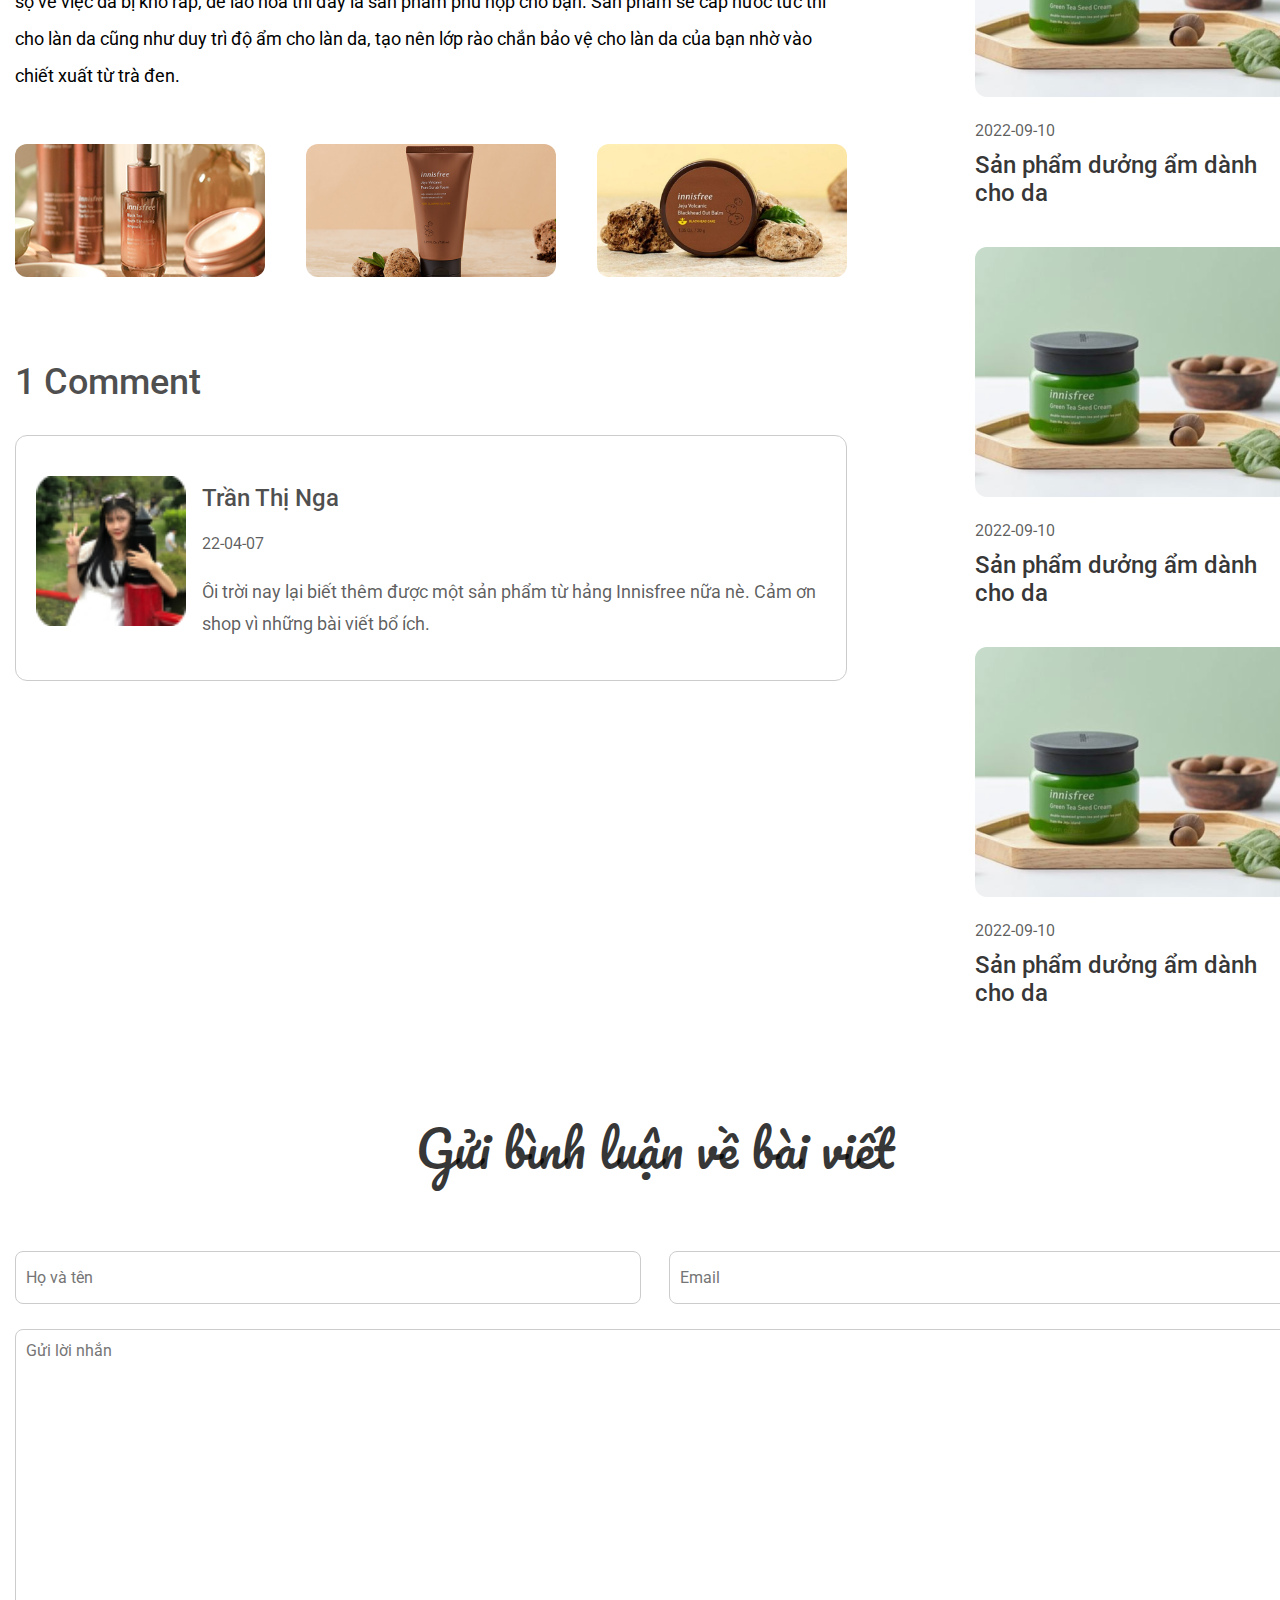
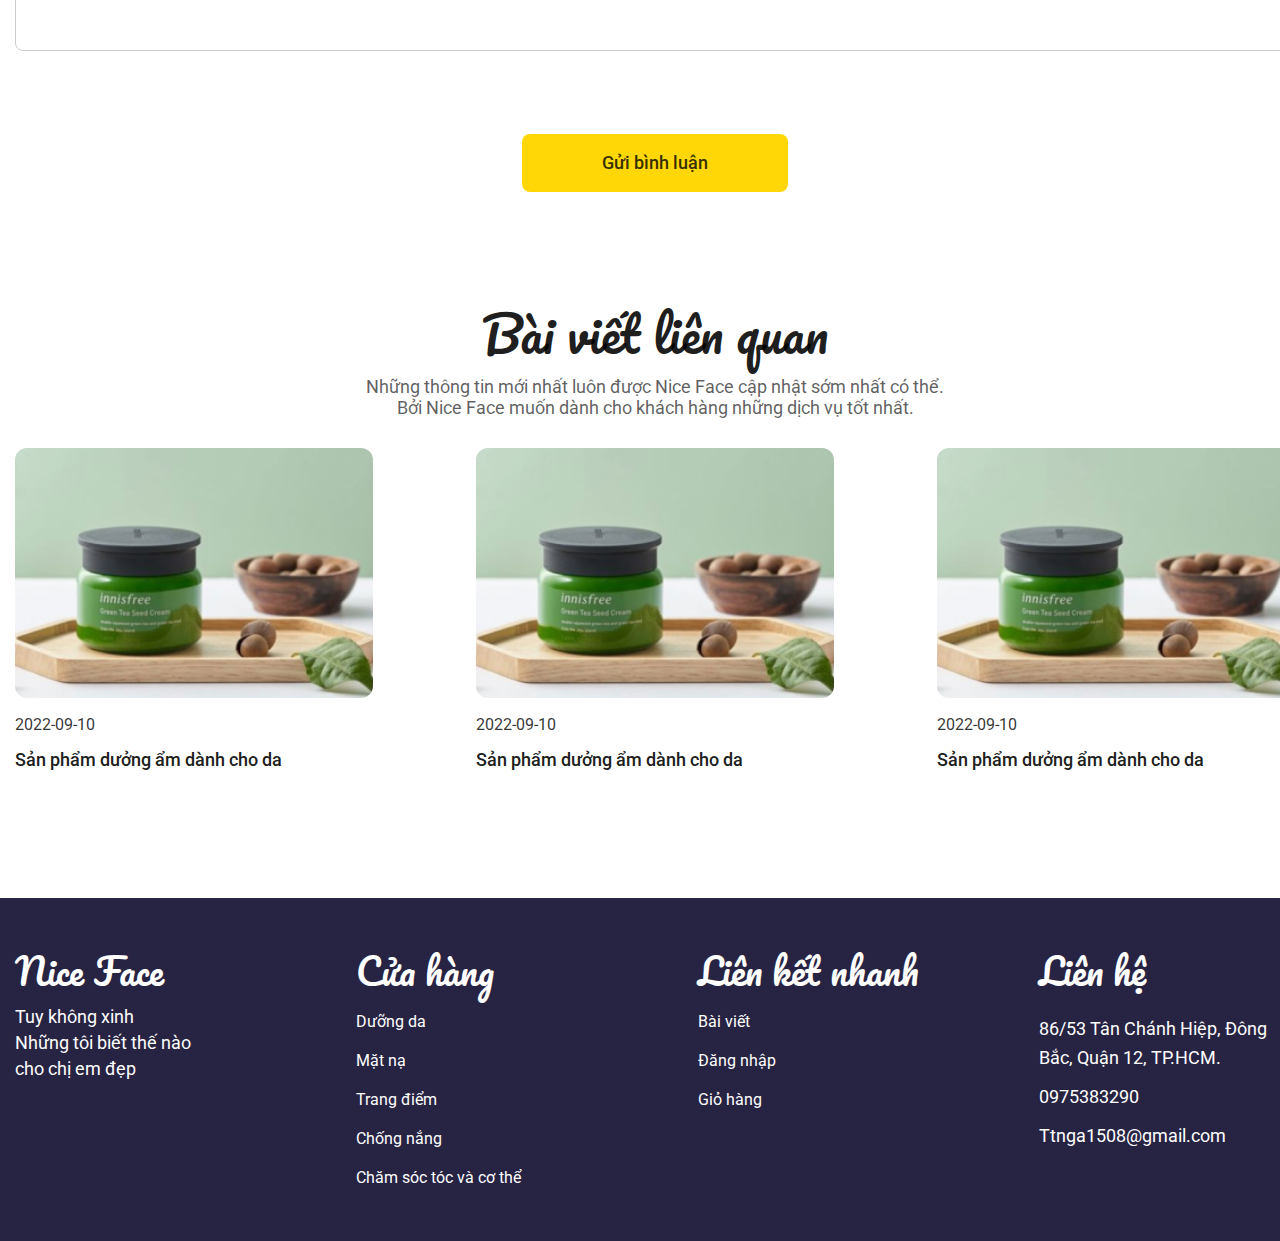
<file: detail_blog.html>
<!DOCTYPE html>
<html lang="en">
	<head>
		<meta charset="UTF-8" />
		<meta http-equiv="X-UA-Compatible" content="IE=edge" />
		<meta name="viewport" content="width=device-width, initial-scale=1.0" />
		<title>DYOH</title>
		<link rel="stylesheet" href="./css/reset.css" />
		<link rel="stylesheet" href="./css/css_index2.css" />
		<link
			rel="stylesheet"
			href="https://fonts.googleapis.com/css2?family=Pacifico:wght@400&display=swap"
		/>
		<link
			rel="stylesheet"
			href="https://fonts.googleapis.com/css2?family=Roboto:wght@400;500;700&display=swap"
		/>
		<link
			rel="stylesheet"
			href="https://fonts.googleapis.com/css2?family=Inter:wght@400;500&display=swap"
		/>
		<link
			rel="stylesheet"
			href="https://cdnjs.cloudflare.com/ajax/libs/font-awesome/6.2.0/css/all.min.css"
			integrity="sha512-xh6O/CkQoPOWDdYTDqeRdPCVd1SpvCA9XXcUnZS2FmJNp1coAFzvtCN9BmamE+4aHK8yyUHUSCcJHgXloTyT2A=="
			crossorigin="anonymous"
			referrerpolicy="no-referrer"
		/>
	</head>
	<body>
		<header class="header">
			<div class="container">
				<div class="logo">
					<img src="./image/logo.png" alt="logo" class="logo" />
				</div>
				<div class="navbar1">
					<a href="./index.html" class="link">Trang chủ</a>
					<a href="./pages/pageBrand.html" class="link">Cửa hàng</a>
					<a href="./about_us.html" class="link">Giới thiệu</a>
					<a href="./blog.html" class="link">Bài viết</a>
					<a href="./contac_us.html" class="link">Liên hệ</a>
				</div>
				<div class="icon">
					<a href="#">
						<i class="fa-solid fa-magnifying-glass"></i>
					</a>
					<a href="./cart.html" class="">
						<i class="fa-solid fa-cart-shopping"></i>
					</a>
					<a href="./login_register/Login.html">
						<i class="fa-solid fa-user"></i>
					</a>
				</div>
			</div>
		</header>
		<section class="dieuhuong">
			<div class="container">
				<div class="dieuhuong-content">
					<p>Trang chủ / Bài viết / <span>Chi tiết bài viết</span></p>
					<h1>Chi tiết bài viết</h1>
				</div>
			</div>
		</section>
<section class="detailblog">
	<div class="container">
		<div class="chitietbaiviet">
			<h2>Bộ sưu tập sản phẩm vừa ra mắt gần đây trở nên  “cháy hàng”</h2>
      <img src="./image/h23451.png" alt="hinh">
      <h3>Thành tựu của thương hiệu mỹ phẩm Innisfree
      </h2>
      <p>Bên cạnh việc dành sự quan tâm sâu sắc đến mỗi một làn da của khách hàng mà Innisfree còn quan tâm đến bảo vệ môi trường, bảo vệ Trái Đất. Với phương châm: “Skin Loving – Earth Caring” . Đặc biệt Innisfree vinh dự được nhận chứng nhận từ tổ chức ECOCERT của Pháp.<br/>
        Năm 2003: bắt đầu chiến dịch Green Day bằng việc thu gom chai lọ mỹ phẩm rỗng đã qua sử dụng.
        Năm 2009: dự án con đường Olle tại đảo Jeju được bắt đầu với mục đích bảo tồn, giữ gìn môi trường đảo Jeju.<br/>
        Năm 2011: chiến dịch “Làm sạch Jeju” mang đến những sản phẩm thân thiện với môi trường và đảm bảo chất lượng.<br/>
        Năm 2012: chiến dịch “Rừng Innisfree” đã được tiến hành với hoạt động chính là trồng cây gây rừng.
        Năm 2018: dự án “Upcycling Beauty” ra đời với mục đích sử dụng lại và tái tạo các sản phẩm bị lãng phí.<br/></p>
        <h3>Innisfree Black Tea Youth Enhancing Ampoule Set (dòng trà đen)</h2>
        <p>Sau một ngày hoạt động thì ban đêm là thời điểm thích hợp để làn da của bạn được nghỉ ngơi. Nếu bạn lo sợ về việc da bị khô ráp, dễ lão hóa thì đây là sản phẩm phù hợp cho bạn. Sản phẩm sẽ cấp nước tức thì cho làn da cũng như duy trì độ ẩm cho làn da, tạo nên lớp rào chắn bảo vệ cho làn da của bạn nhờ vào chiết xuất từ trà đen.</p>
        <div class="hinhanh">
          <div class="hinh1">
            <img src="./image/blog11.png" alt="hinh">
          </div>
          <div class="hinh2">
            <img src="./image/h2.jpg" alt="hinh">
          </div>
          <div class="hinh3">
            <img src="./image/nau.jpg" alt="hinh">
          </div>
        </div>
        <div class="comment">
          <h2>1 Comment</h2>
          <div class="chitietcomment">
            <div class="avatar">
              <img src="./image/nga.png" alt="hinh">
            </div>
            
            <div class="thongtincomment">
              <h4>Trần Thị Nga</h4>
              <span>22-04-07</span>
              <p>Ôi trời nay lại biết thêm được một sản phẩm từ hảng Innisfree nữa nè. Cảm ơn shop vì những bài viết bổ ích.</p>
            </div>
          </div>
        </div>
		</div>
		<div class="navigation">
			<h3>Tìm kiếm</h3>
			<input type="text" placeholder="Tìm kiếm">
			<h3 class="navi1">Danh mục</h3>
			<div class="danhmuc">
				<a href="#">Dưỡng da</a>
				<a href="#">Mặt nạ</a>
				<a href="#">Trang điểm</a>
				<a href="#">Chống nắng</a>
				<a href="#">Chăm sóc & cơ thể</a>
			</div>
			<div class="giamgia">
				<h2>40%</h2>
				<h3>Khuyến mãi</h3>
			</div>
			
			<h3 class="navi2">Top bài viết yêu thích</h3>
			<div class="navi-baiviet">
				<img src="./image/sp781.png" alt="hinh">
				<span>2022-09-10</span>
				<a href="#">Sản phẩm dưởng ẩm dành cho da </a>
			</div>
			<div class="navi-baiviet">
				<img src="./image/sp781.png" alt="hinh">
				<span>2022-09-10</span>
				<a href="#">Sản phẩm dưởng ẩm dành cho da </a>
			</div>
			<div class="navi-baiviet">
				<img src="./image/sp781.png" alt="hinh">
				<span>2022-09-10</span>
				<a href="#">Sản phẩm dưởng ẩm dành cho da </a>
			</div>
		</div>
	</div>
</section>

<section class="binhluanblog">
  <div class="container">
    <h2>Gửi bình luận về bài viết</h2>
    <div class="input">
      <input class="text1" type="text" placeholder="Họ và tên">
      <input class="text2" type="text" placeholder="Email">
    </div>
    <textarea  cols="30" rows="10" placeholder="Gửi lời nhắn"></textarea>
    <div class="btn-gui">
      <button>Gửi bình luận</button>
    </div>
  </div>
</section>
<section class="index-baivietmoi">
  <div class="container">
    <h2>Bài viết liên quan</h2>
    <p>
      Những thông tin mới nhất luôn được Nice Face cập nhật sớm nhất có thể.  <br/> Bởi Nice Face muốn dành cho khách hàng những dịch vụ tốt nhất.
    </p>
    <div class="baiviet">
      <div class="box">
        <img src="./image/sp781.png" alt="hinh" />
        <p>2022-09-10</p>
        <a>Sản phẩm dưởng ẩm dành cho da </a>
      </div>
      <div class="box">
        <img src="./image/sp781.png" alt="hinh" />
        <p>2022-09-10</p>
        <a>Sản phẩm dưởng ẩm dành cho da </a>
      </div>
      <div class="box">
        <img src="./image/sp781.png" alt="hinh" />
        <p>2022-09-10</p>
        <a>Sản phẩm dưởng ẩm dành cho da </a>
      
      </div>
    </div>
  </div>
</section>
</section>
		<footer class="footer">
			<div class="container">
				<div class="content">
					<div class="box box1">
						<h2>Nice Face</h2>
						<p>
							Tuy không xinh <br />
							Những tôi biết thế nào <br />
							cho chị em đẹp
						</p>
						<div class="icon">
							<i class="fa-brands fa-facebook"></i>
							<i class="fa-brands fa-instagram"></i>
							<i class="fa-brands fa-twitter"></i>
							<i class="fa-brands fa-youtube"></i>
						</div>
					</div>
					<div class="box box2">
						<h2>Cửa hàng</h2>
						<a class="first" href="#">Dưỡng da</a>
						<a href="#">Mặt nạ</a>
						<a href="#">Trang điểm</a>
						<a href="#">Chống nắng</a>
						<a href="#">Chăm sóc tóc và cơ thể</a>
					</div>
					<div class="box box3">
						<h2>Liên kết nhanh</h2>
						<a class="first" href="./blog.html">Bài viết</a>
						<a href="./login_register/Login.html">Đăng nhập</a>
						<a href="./cart.html">Giỏ hàng</a>
					</div>
					<div class="box box4">
						<h2>Liên hệ</h2>
						<div class="diachi">
							<i class="fa-solid fa-location-dot"></i>
							<span>86/53 Tân Chánh Hiệp, Đông Bắc, Quận 12, TP.HCM.</span>
						</div>
						<div class="sdt">
							<i class="fa-solid fa-phone"></i>
							<span>0975383290</span>
						</div>
						<div class="mail">
							<i class="fa-regular fa-envelope"></i>
							<span>Ttnga1508@gmail.com</span>
						</div>
					</div>
				</div>
			</div>
		</footer>
	</body>
</html>
</file>
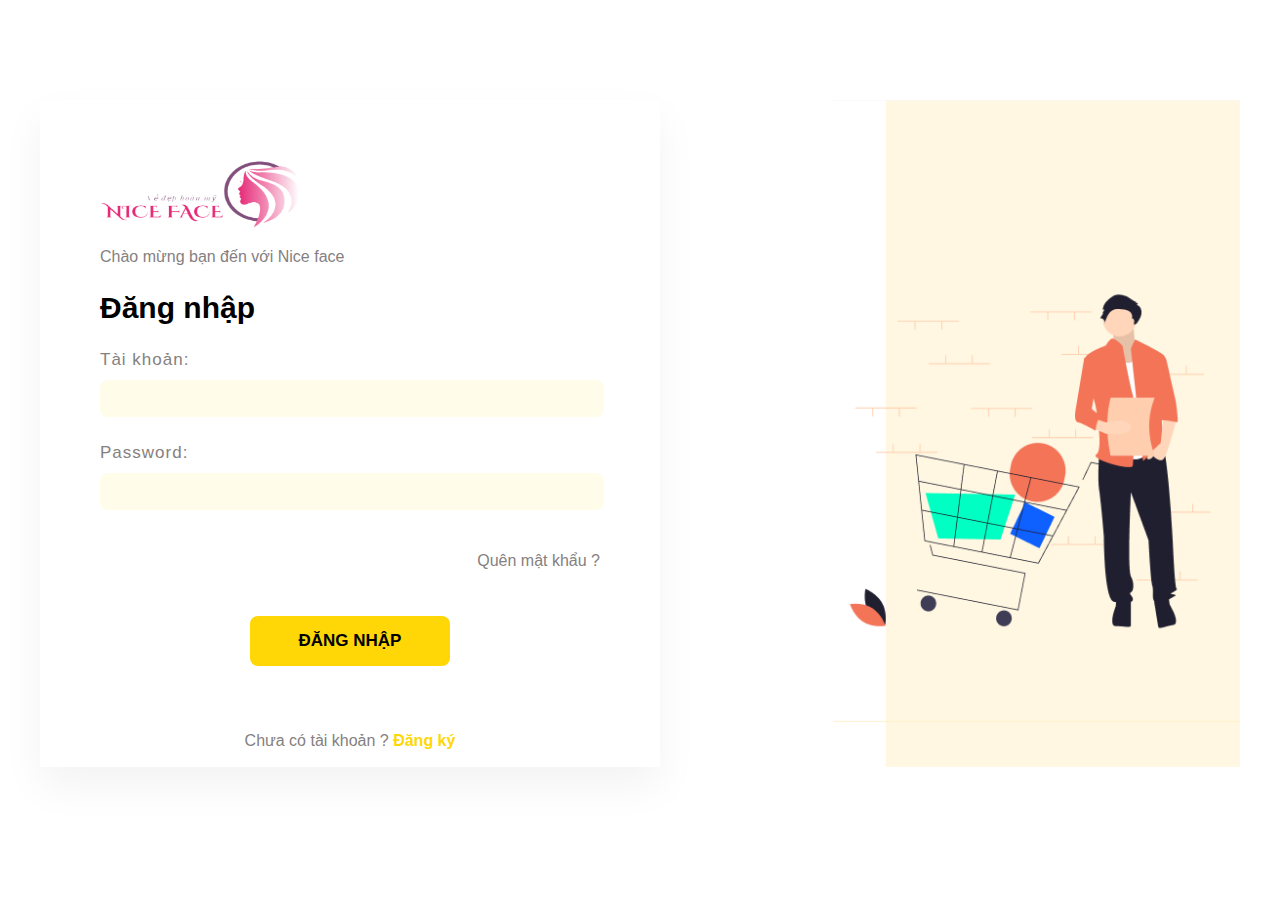
<file: login_register/Login.html>
<!DOCTYPE html>
<html lang="en">
	<head>
		<meta charset="UTF-8" />
		<meta http-equiv="X-UA-Compatible" content="IE=edge" />
		<meta name="viewport" content="width=device-width, initial-scale=1.0" />
		<title>Đăng nhập - Nice face</title>
	</head>
	<body>
		<style>
			:root {
				--color: #858080;
			}
			body {
				margin: 0;
				padding: 0;
				box-sizing: border-box;
				font-family: Arial, Helvetica, Verdana, sans-serif;
			}
			.container {
				max-width: 1200px;
				margin: 0 auto;
			}
			.title_login {
				color: var(--color);
			}
			.box_login {
				width: 100%;
				height: 667px;
				display: flex;
				justify-content: space-between;
			}
			.box_login_left {
				padding: 60px;
				width: 500px;
				height: 547px;
				margin-top: 100px;
				box-shadow: 0px 19px 40px rgba(0, 0, 0, 0.05);
			}
			.box_login_left h2 {
				font-size: 30px;
			}
			.box_login_left img {
				width: 200px;
				height: 68px;
			}
			form {
				display: flex;
				flex-direction: column;
			}
			.form_ground {
				margin-bottom: 26px;
			}
			form label {
				color: var(--color);
				font-size: 17px;
				letter-spacing: 1px;
			}
			input {
				border: none;
				background-color: #fffdea;
				border-radius: 8px;
				outline: none;
				font-size: 17px;
				width: 100%;
				height: 35px;
				margin-top: 10px;
			}
			input:hover {
				outline: 1px solid #ffd706;
			}
			a {
				text-decoration: none;
			}
			.changePass {
				text-align: right;
			}
			.changePass a {
				color: var(--color);
			}
			.changePass a:hover {
				color: #625a5a;
				text-decoration: underline;
			}
			.form_ground_1 {
				text-align: center;
			}
			.submit {
				margin-top: 30px;
				width: 200px;
				font-weight: 550;
				height: 50px;
				background: #ffd706;
				transition: 0.5s;
			}
			.submit:hover {
				opacity: 0.8;
			}
			.register {
				text-align: center;
				padding-top: 50px;
				color: var(--color);
			}
			.register a {
				color: #ffd706;
				font-weight: 600;
			}
			.register a:hover {
				text-decoration: underline;
			}
			.box_login_right img {
				margin-top: 100px;
				height: 100%;
			}
		</style>
		<div class="container">
			<div class="box_login">
				<div class="box_login_left">
					<div class="img">
						<img
							src="../image/Screenshot_2022-11-04_132926-removebg-preview.png"
							alt=""
						/>
					</div>
					<p class="title_login">Chào mừng bạn đến với Nice face</p>
					<h2>Đăng nhập</h2>
					<form action="">
						<div class="form_ground">
							<label for="">Tài khoản: </label><br />
							<input type="text" name="" id="" required />
						</div>
						<div class="form_ground">
							<label for="">Password: </label><br />
							<input type="password" name="" id="" required />
						</div>
						<p class="changePass"><a href="#">Quên mật khẩu ?</a></p>
						<div class="form_ground_1">
							<input
								class="submit"
								name="submit"
								type="submit"
								value="ĐĂNG NHẬP"
							/>
						</div>
					</form>
					<p class="register">
						Chưa có tài khoản ? <a href="./Register.html">Đăng ký</a>
					</p>
				</div>
				<div class="box_login_right">
					<img src="../image/Screenshot 2022-11-04 202907.png" alt="" />
				</div>
			</div>
		</div>
	</body>
</html>
</file>
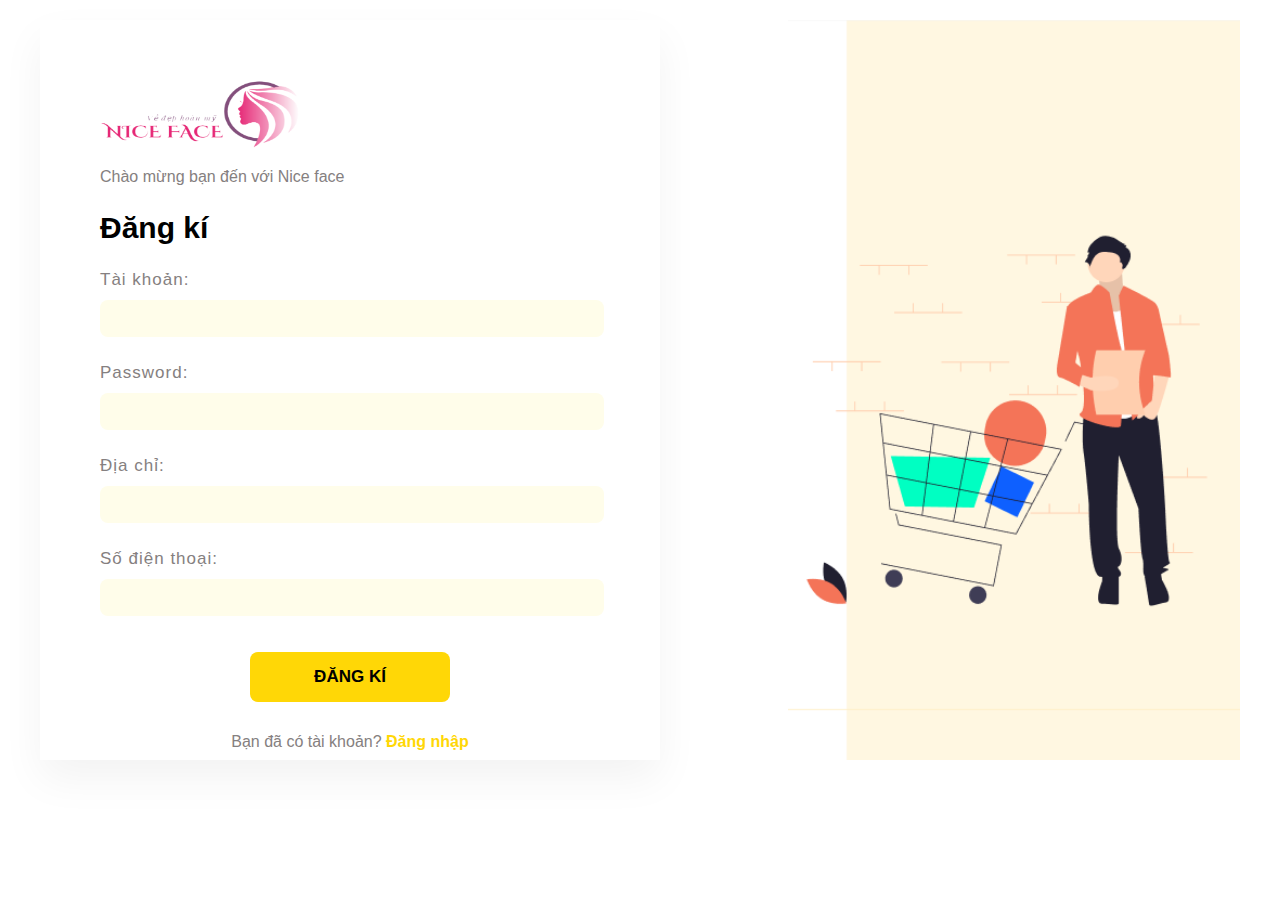
<file: login_register/Register.html>
<!DOCTYPE html>
<html lang="en">
	<head>
		<meta charset="UTF-8" />
		<meta http-equiv="X-UA-Compatible" content="IE=edge" />
		<meta name="viewport" content="width=device-width, initial-scale=1.0" />
		<title>Đăng kí - Nice face</title>
	</head>
	<body>
		<style>
			:root {
				--color: #858080;
			}
			body {
				margin: 0;
				padding: 0;
				box-sizing: border-box;
				font-family: Arial, Helvetica, Verdana, sans-serif;
			}
			.container {
				max-width: 1200px;
				margin: 0 auto;
			}
			.title_login {
				color: var(--color);
			}
			.box_login {
				width: 100%;
				height: 740px;
				display: flex;
				justify-content: space-between;
			}
			.box_login_left {
				padding: 60px;
				width: 500px;
				height: 620px;
				margin-top: 20px;
				box-shadow: 0px 19px 40px rgba(0, 0, 0, 0.05);
			}
			.box_login_left h2 {
				font-size: 30px;
			}
			.box_login_left img {
				width: 200px;
				height: 68px;
			}
			form {
				display: flex;
				flex-direction: column;
			}
			.form_ground {
				margin-bottom: 26px;
			}
			form label {
				color: var(--color);
				font-size: 17px;
				letter-spacing: 1px;
			}
			input {
				border: none;
				background-color: #fffdea;
				border-radius: 8px;
				outline: none;
				font-size: 17px;
				width: 100%;
				height: 35px;
				margin-top: 10px;
			}
			input:hover {
				outline: 1px solid #ffd706;
			}
			a {
				text-decoration: none;
			}
			.changePass {
				text-align: right;
			}
			.changePass a {
				color: var(--color);
			}
			.changePass a:hover {
				color: #625a5a;
				text-decoration: underline;
			}
			.form_ground_1 {
				text-align: center;
			}
			.submit {
				margin-top: 10px;
				width: 200px;
				font-weight: 550;
				height: 50px;
				background: #ffd706;
				transition: 0.5s;
			}
			.submit:hover {
				opacity: 0.8;
			}
			.register {
				text-align: center;
				padding-top: 15px;
				color: var(--color);
			}
			.register a {
				color: #ffd706;
				font-weight: 600;
			}
			.register a:hover {
				text-decoration: underline;
			}
			.box_login_right img {
				margin-top: 20px;
				height: 100%;
			}
		</style>
		<div class="container">
			<div class="box_login">
				<div class="box_login_left">
					<div class="img">
						<img
							src="../image/Screenshot_2022-11-04_132926-removebg-preview.png"
							alt=""
						/>
					</div>
					<p class="title_login">Chào mừng bạn đến với Nice face</p>
					<h2>Đăng kí</h2>
					<form action="">
						<div class="form_ground">
							<label for="">Tài khoản: </label><br />
							<input type="text" name="" id="" required />
						</div>
						<div class="form_ground">
							<label for="">Password: </label><br />
							<input type="password" name="" id="" required />
						</div>
						<div class="form_ground">
							<label for="">Địa chỉ: </label><br />
							<input type="text" name="" id="" required />
						</div>
						<div class="form_ground">
							<label for="">Số điện thoại: </label><br />
							<input type="text" name="" id="" required />
						</div>
						<div class="form_ground_1">
							<input
								class="submit"
								name="submit"
								type="submit"
								value="ĐĂNG KÍ"
							/>
						</div>
					</form>
					<p class="register">
						Bạn đã có tài khoản? <a href="./Login.html">Đăng nhập</a>
					</p>
				</div>
				<div class="box_login_right">
					<img src="../image/Screenshot 2022-11-04 202907.png" alt="" />
				</div>
			</div>
		</div>
	</body>
</html>
</file>
<file: css/css_index2.css>
header {
	width: 100%;
	height: 115px;
	display: flex;
}
a {
	text-decoration: none;
}
.logo {
	padding: 13px;
	width: 168px;
	height: 100px;
}
.container {
	width: 1280px;
	margin: 0 auto;
	padding: 0 15px;
}
.header {
	display: flex;
}
.header .container {
	display: flex;
	align-items: center;
	justify-content: space-between;
}
.header .container .navbar1 a {
	font-family: 'Inter';
	font-style: normal;
	font-weight: 400;
	font-size: 20px;
	line-height: 24px;
	padding-right: 43px;
	text-decoration: none;
	color: rgba(0, 0, 0, 0.7);
}
.header .container .icon a {
	color: #000000;
}
.header .container .icon i {
	padding-right: 33px;
}
/* Banner */
.banner {
	width: 100%;
	height: 491px;
}
/* Danh mục */
.index-danhmuc {
	margin-top: 100px;
}
.index-danhmuc .container {
	display: flex;
	justify-content: space-between;
}
.box1,
.box2,
.box3,
.box4 {
	width: 20%;
	height: 250px;
}
.index-danhmuc .box {
	position: relative;
}
.index-danhmuc .box .button {
	position: absolute;
	width: 50%;
	text-align: center;
	margin: 0 auto;
	padding: 20px 35px;
	background-color: #e3f5f5;
	border-radius: 12px;
	bottom: 0;
	left: 0;
	transform: translate(15%, 50%);
}
.index-danhmuc img {
	width: 100%;
	height: 100%;
	border-radius: 12px;
}
.index-danhmuc a {
	font-family: 'Roboto';
	font-style: normal;
	font-weight: 400;
	font-size: 16px;
	line-height: 20px;
	color: #000000;
}
/* San pham */
.index-sanpham {
	margin-top: 130px;
}
.index-sanpham h2 {
	text-align: center;
	font-family: 'Pacifico';
	font-style: normal;
	font-weight: 400;
	font-size: 48px;
	line-height: 84px;
	color: rgba(0, 0, 0, 0.9);
}
.index-sanpham h4 {
	text-align: center;
	font-family: 'Roboto';
	font-style: normal;
	font-weight: 400;
	font-size: 18px;
	line-height: 25px;
	color: rgba(0, 0, 0, 0.8);
}
.index-sanpham .navbar {
	display: flex;
	justify-content: space-between;
	padding-top: 40px;
	width: 600px;
	height: 30px;
	margin: 0 auto;
}
.index-sanpham .navbar a {
	font-family: 'Roboto';
	font-style: normal;
	font-weight: 400;
	font-size: 16px;
	line-height: 20px;
	color: #000000;
}
.index-sanpham .navbar .click {
	color: #ffd706;
}
.index-sanpham .sanpham {
	display: flex;
	justify-content: space-between;
	padding-top: 40px;
}
.index-sanpham .sanpham .box {
	width: 20%;
	height: 225px;
}
.index-sanpham .sanpham .box img {
	width: 100%;
	border-radius: 12px;
	height: 100%;
}
.index-sanpham .sanpham .danhgia {
	padding: 5px;
}
.index-sanpham .sanpham .danhgia i {
	width: 17px;
	height: 17px;
	color: #ffd506;
}
.index-sanpham .sanpham .danhgia span {
	padding-left: 5px;
	font-family: 'Roboto';
	font-style: normal;
	font-weight: 400;
	font-size: 16px;
	line-height: 20px;
	color: rgba(0, 0, 0, 0.7);
}
.index-sanpham .sanpham a {
	font-family: 'Roboto';
	font-style: normal;
	font-weight: 400;
	font-size: 18px;
	line-height: 20px;
	color: rgba(0, 0, 0, 0.8);
}
.index-sanpham .sanpham .box h5 {
	padding-top: 7px;
	font-family: 'Roboto';
	font-style: normal;
	font-weight: 700;
	font-size: 18px;
	line-height: 20px;
	color: rgba(0, 0, 0, 0.7);
}
/* San pham 2 */
.index-sanpham .sanpham2 {
	margin-top: 120px;
	display: flex;
	justify-content: space-between;
	padding-top: 40px;
}
.index-sanpham .sanpham2 .box {
	width: 20%;
	height: 225px;
}
.index-sanpham .sanpham2 .box img {
	width: 100%;
	border-radius: 12px;
	height: 100%;
}
.index-sanpham .sanpham2 .danhgia {
	padding: 5px;
}
.index-sanpham .sanpham2 .danhgia i {
	width: 17px;
	height: 17px;
	color: #ffd506;
}
.index-sanpham .sanpham2 .danhgia span {
	padding-left: 5px;
	font-family: 'Roboto';
	font-style: normal;
	font-weight: 400;
	font-size: 16px;
	line-height: 20px;
	color: rgba(0, 0, 0, 0.7);
}
.index-sanpham .sanpham2 a {
	font-family: 'Roboto';
	font-style: normal;
	font-weight: 400;
	font-size: 18px;
	line-height: 20px;
	color: rgba(0, 0, 0, 0.8);
}
.index-sanpham .sanpham2 .box h5 {
	padding-top: 7px;
	font-family: 'Roboto';
	font-style: normal;
	font-weight: 700;
	font-size: 18px;
	line-height: 20px;
	color: rgba(0, 0, 0, 0.7);
}
.btn-xemthem {
	margin-top: 150px;
	text-align: center;
}
.xemthem {
	padding: 13px 28px;
	background-color: white;
	border: 1px solid #00000066;
	border-radius: 8px;
}
.btn-xemthem a {
	font-family: 'Roboto';
	font-style: normal;
	font-weight: 500;
	font-size: 18px;
	line-height: 20px;
	color: rgba(0, 0, 0, 0.64);
}
/* Gioi thieu */
.index-gioithieu {
	margin-top: 150px;
}
.index-gioithieu .gioithieu {
	height: 370px;
	background: #e3f5f5;
	border-radius: 12px;
	width: 953px;
	float: right;
	padding-left: 80px;
}
.clear {
	clear: both;
}
.index-gioithieu .gioithieu h2 {
	padding: 15px 440px 0 148px;
	font-family: 'Pacifico';
	font-style: normal;
	font-weight: 400;
	font-size: 48px;
	line-height: 84px;
	color: rgba(0, 0, 0, 0.9);
}
.index-gioithieu .gioithieu p {
	padding: 0 44px 44px 148px;
	font-family: 'Roboto';
	font-style: normal;
	font-weight: 400;
	font-size: 18px;
	line-height: 31px;
	color: rgba(0, 0, 0, 0.64);
}
.index-gioithieu .hinhgioithieu {
	float: left;
	transform: translate(60%, -10%);
}
/* Cam nhan */
.index-camnhan {
	margin-top: 100px;
}
.index-camnhan .container {
	width: 900px;
}
.index-camnhan h2 {
	font-family: 'Pacifico';
	font-style: normal;
	font-weight: 400;
	font-size: 48px;
	line-height: 20px;
	text-align: center;
	color: rgba(0, 0, 0, 0.9);
}
.index-camnhan p {
	margin-top: 40px;
	font-family: 'Inter';
	font-style: normal;
	font-weight: 400;
	font-size: 20px;
	line-height: 24px;
	text-align: center;
	color: rgba(0, 0, 0, 0.64);
}
.binhluan {
	margin-top: 36px;
	display: flex;
	justify-content: space-between;
}
.binhluan .hinhbinhluan {
	margin: 0 auto;
	width: 80px;
	height: 80px;
}
.binhluan1 {
	width: 47%;
	border: 1px solid #cccccc;
	border-radius: 12px;
	padding: 25px 5px;
}
.binhluan2 {
	width: 47%;
	border: 1px solid #cccccc;
	border-radius: 12px;
	padding: 25px 5px;
}
.binhluan h3 {
	margin-top: 25px;
	font-family: 'Inter';
	font-style: normal;
	font-weight: 500;
	font-size: 20px;
	line-height: 24px;
	text-align: center;
	color: rgba(0, 0, 0, 0.64);
}
.binhluan p {
	margin-top: 12px;
	font-family: 'Inter';
	font-style: normal;
	font-weight: 400;
	font-size: 18px;
	line-height: 24px;
	text-align: center;
	color: rgba(0, 0, 0, 0.8);
}
/* Bai viet moi */
.index-baivietmoi {
	margin-top: 100px;
}
.index-baivietmoi h2 {
	font-family: 'Pacifico';
	font-style: normal;
	font-weight: 400;
	font-size: 48px;
	line-height: 84px;
	text-align: center;
	color: rgba(0, 0, 0, 0.9);
}
.index-baivietmoi p {
	font-family: 'Roboto';
	font-style: normal;
	font-weight: 400;
	font-size: 18px;
	line-height: 21px;
	text-align: center;
	color: rgba(0, 0, 0, 0.64);
}
.baiviet {
	margin-top: 30px;
	display: flex;
	justify-content: space-between;
}
.index-baivietmoi .baiviet .box {
	width: 28%;
	height: 250px;
}
.index-baivietmoi .baiviet .box img {
	width: 100%;
	height: 100%;
	border-radius: 12px;
	object-fit: cover;
}
.index-baivietmoi .baiviet .box p {
	margin-top: 13px;
	text-align: left;
	font-family: 'Roboto';
	font-style: normal;
	font-weight: 400;
	font-size: 16px;
	line-height: 21px;
	color: rgba(0, 0, 0, 0.8);
}
.index-baivietmoi .baiviet .box a {
	display: block;
	margin-top: 13px;
	font-family: 'Roboto';
	font-style: normal;
	font-weight: 500;
	font-size: 18px;
	line-height: 23px;
	color: rgba(0, 0, 0, 0.9);
}
.index-baivietmoi .baiviet .box span {
	font-family: 'Roboto';
	font-style: normal;
	font-weight: 400;
	font-size: 16px;
	line-height: 26px;
	color: rgba(0, 0, 0, 0.8);
}
/* Footer */
.footer {
	width: 100%;
	margin-top: 200px;
	height: 343px;
	background-color: #272343;
	color: white;
}
.footer .content {
	padding-top: 60px;
	display: flex;
	justify-content: space-between;
}
.footer .content .box {
	width: 20%;
}
.footer .content .box h2 {
	font-family: 'Pacifico';
	font-style: thin;
	font-weight: 400;
	font-size: 36px;
	line-height: 26px;
	color: #ffffff;
}
.footer .content .box1 p {
	margin-top: 20px;
	font-family: 'Roboto';
	font-style: normal;
	font-weight: 400;
	font-size: 18px;
	line-height: 26px;
}
.footer .content .box1 .icon {
	margin-top: 25px;
}
.footer .content .box1 .icon i {
	padding: 5px;
	width: 20px;
	height: 20px;
}
.footer .content .box2 a {
	display: block;
	padding-top: 10px;
	color: white;
	font-family: 'Roboto';
	font-style: normal;
	font-weight: 400;
	font-size: 16px;
	line-height: 29px;
}
.footer .content .box2 .first {
	margin-top: 13px;
}
.footer .content .box3 a {
	display: block;
	padding-top: 10px;
	color: white;
	font-family: 'Roboto';
	font-style: normal;
	font-weight: 400;
	font-size: 16px;
	line-height: 29px;
}
.footer .content .box3 .first {
	margin-top: 13px;
}
.footer .content .box4 .diachi {
	margin-top: 30px;
}
.footer .content .box4 i {
	width: 20px;
	height: 30px;
}
.footer .content .box4 span {
	font-family: 'Roboto';
	font-style: normal;
	font-weight: 400;
	font-size: 18px;
	line-height: 29px;
}
.footer .content .box4 .sdt {
	margin-top: 10px;
}
.footer .content .box4 .mail {
	margin-top: 10px;
}
/* Cart page */
/* Dieu huong */
.dieuhuong {
	width: 100%;
	height: 260px;
	background: linear-gradient(rgba(0, 0, 0, 0.6), rgba(0, 0, 0, 0.6)),
		url(../image/image19.png) no-repeat;
	background-size: cover;
}
.dieuhuong-content {
	padding-top: 90px;
}
.dieuhuong p {
	position: relative;
	z-index: 1;
	font-family: 'Roboto';
	font-style: normal;
	font-weight: 400;
	font-size: 18px;
	line-height: 21px;
	color: #cccccc;
}
.dieuhuong span {
	color: #ffffff;
	font-family: 'Roboto';
	font-style: normal;
	font-weight: 400;
	font-size: 18px;
	line-height: 21px;
}
.dieuhuong h1 {
	font-family: 'Pacifico';
	font-style: normal;
	font-weight: 400;
	font-size: 48px;
	line-height: 84px;
	color: #ffffff;
}
/* Gio hang */
.banggiohang {
	margin-top: 130px;
	display: flex;
	justify-content: space-between;
}
.thongtingiohang {
	width: 69%;
}
.tonggiohang {
	width: 29%;
}
.thongtingiohang .bang th {
	font-family: 'Roboto';
	font-style: normal;
	font-weight: 500;
	font-size: 20px;
	line-height: 23px;
	color: rgba(0, 0, 0, 0.8);
}
.thongtingiohang .bang .cot1 {
	padding-right: 80px;
}
.thongtingiohang .bang .cot2 {
	padding-right: 110px;
}
.thongtingiohang .bang .cot3 {
	padding-right: 40px;
}
.thongtingiohang .bang .cot4 {
	padding-right: 30px;
}
.thongtingiohang .bang .cot5 {
	padding-right: 30px;
}
.thongtingiohang .bang {
	padding: 5px;
	border-collapse: collapse;
}
.thongtingiohang .tr2 {
	border: 0;
}
.thongtingiohang .tr1 th {
	padding-bottom: 20px;
}
.thongtingiohang .tr2 {
	border: 1px #cccccc solid;
	border-radius: 12px;
}
.thongtingiohang tr td {
	vertical-align: top;
	padding: 20px;
}
.tdhinh {
	width: 60px;
	height: 60px;
	padding-right: 10px;
}
.thongtingiohang .noidung {
	line-height: 20px;
}
.thongtingiohang button {
	padding: 10px 18px;
	border-radius: 8px;
	border: none;
	background-color: #ffd706;
}
.thongtingiohang .magiamgia {
	margin-top: 50px;
	display: flex;
	justify-content: space-between;
	width: 810px;
}
.magiamgia input {
	width: 55%;
	height: 60px;
	padding-left: 20px;
	border-radius: 12px;
	font-family: 'Roboto';
	font-style: normal;
	font-weight: 400;
	font-size: 20px;
	line-height: 23px;
	color: rgba(0, 0, 0, 0.64);
	border: 1px solid #cccccc;
}
.magiamgia button {
	width: 39%;
	padding-right: 20px;
	border-radius: 12px;
	font-family: 'Roboto';
	font-style: normal;
	font-weight: 400;
	font-size: 20px;
	line-height: 23px;
	color: rgba(0, 0, 0, 0.7);
}
.tonggiohang {
	background-color: #e3f5f5;
	height: 440px;
	border-radius: 12px;
}
.tonggiohang h2 {
	margin: 47px 0;
	text-align: center;
	font-family: 'Roboto';
	font-style: normal;
	font-weight: 500;
	font-size: 32px;
	line-height: 38px;
	color: rgba(0, 0, 0, 0.8);
}
.tonggiohang .tongphu {
	display: flex;
	justify-content: space-between;
	padding: 0 25px;
}
.tonggiohang .tongphu p {
	font-family: 'Roboto';
	font-style: normal;
	font-weight: 500;
	font-size: 20px;
	line-height: 23px;
	color: rgba(0, 0, 0, 0.8);
}
.tonggiohang .tongphu span {
	font-family: 'Roboto';
	font-style: normal;
	font-weight: 400;
	font-size: 18px;
	line-height: 21px;
	color: rgba(0, 0, 0, 0.64);
}
.tonggiohang .giaohang {
	padding: 25px;
}
.tonggiohang .giaohang p {
	font-family: 'Roboto';
	font-style: normal;
	font-weight: 500;
	font-size: 20px;
	line-height: 23px;
	color: rgba(0, 0, 0, 0.8);
}
.tonggiohang .giaohang span {
	display: block;
	padding-top: 10px;
	font-family: 'Roboto';
	font-style: normal;
	font-weight: 400;
	font-size: 16px;
	line-height: 25px;
	color: rgba(0, 0, 0, 0.64);
}
.tonggiohang .tongdonhang {
	display: flex;
	justify-content: space-between;
	padding: 0 25px 25px;
}
.tonggiohang .tongdonhang p {
	font-family: 'Roboto';
	font-style: normal;
	font-weight: 500;
	font-size: 20px;
	line-height: 23px;
	color: rgba(0, 0, 0, 0.8);
}
.tonggiohang .tongdonhang span {
	font-family: 'Roboto';
	font-style: normal;
	font-weight: 400;
	font-size: 18px;
	line-height: 21px;
	color: rgba(0, 0, 0, 0.64);
}
.tonggiohang .btn-kiemtra {
	width: 100%;
}
.tonggiohang button {
	margin-left: 25px;
	padding: 15px 80px;
	background-color: transparent;
	border: 1px solid #ffd706;
	border-radius: 12px;
}
.tonggiohang .btn-kiemtra a {
	font-family: 'Roboto';
	font-style: normal;
	font-weight: 500;
	font-size: 20px;
	line-height: 23px;
	color: rgba(0, 0, 0, 0.8);
}
/* San pham tuong tu */
.sptuongtu {
	margin-top: 180px;
}
.sptuongtu h2 {
	font-family: 'Pacifico';
	font-style: normal;
	font-weight: 400;
	font-size: 36px;
	line-height: 153.6%;
	color: #000000;
	text-align: center;
}
.sptuongtu p {
	padding-top: 15px;
	font-family: 'Roboto';
	font-style: normal;
	font-weight: 400;
	font-size: 18px;
	line-height: 153.6%;
	text-align: center;
	color: #000000;
}
.sptuongtu .sanpham {
	display: flex;
	justify-content: space-between;
	padding-top: 40px;
}
.sptuongtu .sanpham .box {
	width: 20%;
	height: 225px;
}
.sptuongtu .sanpham .box img {
	width: 100%;
	border-radius: 12px;
	height: 100%;
}
.sptuongtu .sanpham .danhgia {
	padding: 5px;
}
.sptuongtu .sanpham .danhgia i {
	width: 17px;
	height: 17px;
	color: #ffd506;
}
.sptuongtu .sanpham .danhgia span {
	padding-left: 5px;
	font-family: 'Roboto';
	font-style: normal;
	font-weight: 400;
	font-size: 16px;
	line-height: 20px;
	color: rgba(0, 0, 0, 0.7);
}
.sptuongtu .sanpham a {
	font-family: 'Roboto';
	font-style: normal;
	font-weight: 400;
	font-size: 18px;
	line-height: 20px;
	color: rgba(0, 0, 0, 0.8);
}
.sptuongtu .sanpham .box h5 {
	padding-top: 7px;
	font-family: 'Roboto';
	font-style: normal;
	font-weight: 700;
	font-size: 18px;
	line-height: 20px;
	color: rgba(0, 0, 0, 0.7);
}
/* Trang Blog */
.blog {
	margin-top: 140px;
}
.blog .container {
	display: flex;
	justify-content: space-between;
}
.blog .baivietmoinhat {
	width: 65%;
}
.blog .navigation {
	padding-top: 40px;
	width: 25%;
}
.blog .baivietmoinhat h2 {
	font-family: 'Pacifico';
	font-style: normal;
	font-weight: 400;
	font-size: 48px;
	line-height: 84px;
	color: rgba(0, 0, 0, 0.8);
}
.blog .baivietmoinhat .baiviet {
	display: flex;
	flex-direction: column;
	padding-bottom: 20px;
}
.blog .baivietmoinhat img {
	width: 100%;
	height: 402px;
	object-fit: cover;
	border-radius: 12px;
}
.blog .baivietmoinhat .baiviet span {
	padding-top: 15px;
	font-family: 'Roboto';
	font-style: normal;
	font-weight: 400;
	font-size: 16px;
	line-height: 21px;
	color: rgba(0, 0, 0, 0.64);
}
.blog .baivietmoinhat .baiviet a {
	font-family: 'Roboto';
	font-style: normal;
	font-weight: 500;
	font-size: 22px;
	line-height: 40px;
	color: rgba(0, 0, 0, 0.8);
}
.blog .baivietmoinhat .baiviet p {
	font-family: 'Roboto';
	font-style: normal;
	font-weight: 400;
	font-size: 16px;
	line-height: 34px;
	color: rgba(0, 0, 0, 0.64);
}
.blog .baivietmoinhat .phantrang {
	padding-top: 50px;
	width: 50%;
	margin: auto;
}
.blog .baivietmoinhat .phantrang a {
	display: inline-block;
	font-family: 'Roboto';
	padding: 0 10px;
	font-style: normal;
	font-weight: 700;
	font-size: 24px;
	line-height: 20px;
	color: rgba(0, 0, 0, 0.8);
}
.blog .baivietmoinhat .phantrang .active {
	color: #ffd506;
}
/* Navigation blog */
.blog .navigation h3 {
	font-family: 'Roboto';
	font-style: normal;
	font-weight: 700;
	font-size: 32px;
	line-height: 38px;
	color: rgba(0, 0, 0, 0.8);
}
.blog .navigation input {
	margin-top: 30px;
	padding: 15px;
	width: 100%;
	border: none;
	border: 1px solid #cccccc;
	border-radius: 12px;
	font-family: 'Roboto';
	font-style: normal;
	font-weight: 400;
	font-size: 18px;
	line-height: 26px;
	color: rgba(0, 0, 0, 0.64);
}
.blog .navigation .navi1 {
	padding-top: 40px;
}
.blog .navigation .danhmuc a {
	display: block;
	padding-top: 15px;
	padding-bottom: 5px;
	font-family: 'Roboto';
	font-style: normal;
	font-weight: 400;
	font-size: 20px;
	line-height: 23px;
	color: rgba(0, 0, 0, 0.7);
	border-bottom: 1px solid #cccccccc;
}
.blog .navigation .giamgia {
	margin-top: 50px;
	background: linear-gradient(rgba(0, 0, 0, 0.3), rgba(0, 0, 0, 0.3)),
		url(../image/hoahong.jpg);
	height: 340px;
	width: 315px;
	border-radius: 12px;
	background-size: cover;
}
.blog .navigation .giamgia h2 {
	padding-top: 150px;
	font-family: 'Roboto';
	font-style: normal;
	font-weight: 700;
	font-size: 64px;
	line-height: 20px;
	text-align: center;
	color: #ffffff;
}
.blog .navigation .giamgia img {
	height: 200px;
}
.blog .navigation .giamgia h3 {
	font-family: 'Roboto';
	padding-top: 50px;
	font-style: normal;
	font-weight: 700;
	font-size: 24px;
	line-height: 20px;
	text-align: center;
	color: #ffffff;
}
.blog .navigation .navi2 {
	padding-top: 40px;
}
.blog .navigation .navi-baiviet {
	padding-top: 40px;
}
.blog .navigation .navi-baiviet span {
	font-family: 'Roboto';
	display: block;
	padding-top: 20px;
	font-style: normal;
	font-weight: 400;
	font-size: 16px;
	line-height: 21px;
	color: rgba(0, 0, 0, 0.64);
}
.blog .navigation .navi-baiviet a {
	padding-top: 10px;
	display: inline-block;
	font-family: 'Roboto';
	font-style: normal;
	font-weight: 500;
	font-size: 24px;
	line-height: 28px;
	color: rgba(0, 0, 0, 0.8);
}
/* Detail blog */
.detailblog {
	margin-top: 140px;
}
.detailblog .container {
	display: flex;
	justify-content: space-between;
}
.detailblog .chitietbaiviet {
	width: 65%;
}
.detailblog .navigation {
	width: 25%;
}
.detailblog .chitietbaiviet h2 {
	font-family: 'Roboto';
	font-style: normal;
	font-weight: 500;
	font-size: 32px;
	line-height: 45px;
	color: rgba(0, 0, 0, 0.8);
}
.detailblog .chitietbaiviet img {
	margin-top: 50px;
	width: 100%;
	height: 340px;
	object-fit: cover;
	border-radius: 12px;
}
.detailblog .chitietbaiviet h3 {
	padding-top: 30px;
	font-family: 'Roboto';
	font-style: normal;
	font-weight: 500;
	font-size: 32px;
	line-height: 45px;
	color: rgba(0, 0, 0, 0.7);
}
.detailblog .chitietbaiviet p {
	padding-top: 10px;
	font-family: 'Roboto';
	font-style: normal;
	font-weight: 400;
	font-size: 18px;
	line-height: 37px;
	color: #000000;
}
.detailblog .chitietbaiviet .hinhanh {
	display: flex;
	justify-content: space-between;
}
.detailblog .chitietbaiviet .hinh1 {
	width: 30%;
}
.detailblog .chitietbaiviet .hinh2 {
	width: 30%;
}
.detailblog .chitietbaiviet .hinh3 {
	width: 30%;
}
.detailblog .chitietbaiviet .hinhanh img {
	height: 133px;
	object-fit: cover;
}
/* Comment */
.detailblog .chitietbaiviet .comment {
	padding-top: 80px;
}
.detailblog .chitietbaiviet .comment h2 {
	font-family: 'Roboto';
	font-style: normal;
	font-weight: 500;
	font-size: 36px;
	line-height: 45px;
	color: rgba(0, 0, 0, 0.7);
}
.detailblog .chitietbaiviet .comment .chitietcomment {
	display: flex;
	justify-content: space-between;
	padding: 40px 20px;
	border: 1px solid #cccccc;
	border-radius: 12px;
	margin-top: 30px;
}
.detailblog .chitietbaiviet .comment .chitietcomment .avatar {
	width: 19%;
}
.detailblog .chitietbaiviet .comment .chitietcomment .thongtincomment {
	width: 79%;
}
.detailblog .chitietbaiviet .comment .chitietcomment img {
	width: 150px;
	height: 150px;
	margin: 0;
}
.detailblog .chitietbaiviet .comment .thongtincomment h4 {
	font-family: 'Roboto';
	font-style: normal;
	font-weight: 500;
	font-size: 24px;
	line-height: 45px;
	color: rgba(0, 0, 0, 0.7);
}
.detailblog .chitietbaiviet .comment .thongtincomment span {
	font-family: 'Roboto';
	font-style: normal;
	font-weight: 400;
	font-size: 16px;
	line-height: 45px;
	color: rgba(0, 0, 0, 0.64);
}
.detailblog .chitietbaiviet .comment .thongtincomment p {
	font-family: 'Roboto';
	font-style: normal;
	font-weight: 400;
	font-size: 18px;
	line-height: 32px;
	color: rgba(0, 0, 0, 0.64);
}
/* Navigation detailblog */
.detailblog .navigation h3 {
	font-family: 'Roboto';
	font-style: normal;
	font-weight: 700;
	font-size: 32px;
	line-height: 38px;
	color: rgba(0, 0, 0, 0.8);
}
.detailblog .navigation input {
	margin-top: 30px;
	padding: 15px;
	width: 100%;
	border: none;
	border: 1px solid #cccccc;
	border-radius: 12px;
	font-family: 'Roboto';
	font-style: normal;
	font-weight: 400;
	font-size: 18px;
	line-height: 26px;
	color: rgba(0, 0, 0, 0.64);
}
.detailblog .navigation .navi1 {
	padding-top: 40px;
}
.detailblog .navigation .danhmuc a {
	display: block;
	padding-top: 15px;
	padding-bottom: 5px;
	font-family: 'Roboto';
	font-style: normal;
	font-weight: 400;
	font-size: 20px;
	line-height: 23px;
	color: rgba(0, 0, 0, 0.7);
	border-bottom: 1px solid #cccccccc;
}
.detailblog .navigation .giamgia {
	margin-top: 50px;
	background: linear-gradient(rgba(0, 0, 0, 0.3), rgba(0, 0, 0, 0.3)),
		url(../image/hoahong.jpg);
	height: 340px;
	width: 315px;
	border-radius: 12px;
	background-size: cover;
}
.detailblog .navigation .giamgia h2 {
	padding-top: 150px;
	font-family: 'Roboto';
	font-style: normal;
	font-weight: 700;
	font-size: 64px;
	line-height: 20px;
	text-align: center;
	color: #ffffff;
}
.detailblog .navigation .giamgia img {
	height: 200px;
}
.detailblog .navigation .giamgia h3 {
	font-family: 'Roboto';
	padding-top: 50px;
	font-style: normal;
	font-weight: 700;
	font-size: 24px;
	line-height: 20px;
	text-align: center;
	color: #ffffff;
}
.detailblog .navigation .navi2 {
	padding-top: 40px;
}
.detailblog .navigation .navi-baiviet {
	padding-top: 40px;
}
.detailblog .navigation .navi-baiviet span {
	font-family: 'Roboto';
	display: block;
	padding-top: 20px;
	font-style: normal;
	font-weight: 400;
	font-size: 16px;
	line-height: 21px;
	color: rgba(0, 0, 0, 0.64);
}
.detailblog .navigation .navi-baiviet a {
	padding-top: 10px;
	display: inline-block;
	font-family: 'Roboto';
	font-style: normal;
	font-weight: 500;
	font-size: 24px;
	line-height: 28px;
	color: rgba(0, 0, 0, 0.8);
}
/* Binh luan */
.binhluanblog {
	margin-top: 100px;
}
.binhluanblog h2 {
	font-family: 'Pacifico';
	font-style: normal;
	font-weight: 400;
	font-size: 48px;
	line-height: 84px;
	text-align: center;
	color: rgba(0, 0, 0, 0.8);
	padding-bottom: 60px;
}
.binhluanblog .input {
	display: flex;
	justify-content: space-between;
}
.binhluanblog .text1 {
	width: 48%;
	border: 1px solid #cccccc;
	border-radius: 8px;
	padding: 15px 0 15px 10px;
	font-family: 'Roboto';
	font-style: normal;
	font-weight: 400;
	font-size: 16px;
	line-height: 21px;
	color: rgba(0, 0, 0, 0.64);
}
.binhluanblog .text2 {
	width: 48%;
	padding: 15px 0 15px 10px;
	border: 1px solid #cccccc;
	border-radius: 8px;
	font-family: 'Roboto';
	font-style: normal;
	font-weight: 400;
	font-size: 16px;
	line-height: 21px;
	color: rgba(0, 0, 0, 0.64);
}
.binhluanblog textarea {
	width: calc(100% - 20px);
	padding: 0;
	padding: 10px;
	resize: none;
	height: 300px;
	margin-top: 25px;
	border: 1px solid #cccccc;
	border-radius: 8px;
	font-family: 'Roboto';
	font-style: normal;
	font-weight: 400;
	font-size: 16px;
	line-height: 21px;
	color: rgba(0, 0, 0, 0.64);
}
.binhluanblog .btn-gui {
	text-align: center;
	margin-top: 80px;
}
.binhluanblog .btn-gui button {
	border: none;
	background: #ffd706;
	border-radius: 8px;
	padding: 15px 80px;
	font-family: 'Roboto';
	font-style: normal;
	font-weight: 500;
	font-size: 18px;
	line-height: 153.6%;
	color: rgba(0, 0, 0, 0.8);
	cursor: pointer;
}
/* Contact page */
.contactpage {
	margin-top: 120px;
}
.contactpage h2 {
	font-family: 'Pacifico';
	font-style: normal;
	font-weight: 400;
	font-size: 48px;
	line-height: 84px;
	text-align: center;
	color: rgba(0, 0, 0, 0.8);
}
.contactpage .container p {
	padding-top: 10px;
	font-family: 'Roboto';
	font-style: normal;
	font-weight: 400;
	font-size: 18px;
	line-height: 31px;
	text-align: center;
	color: rgba(0, 0, 0, 0.64);
}
.contactpage .thongtincontact {
	display: flex;
	justify-content: space-between;
	margin-top: 40px;
	text-align: center;
}
.contactpage .thongtincontact .diachi {
	display: flex;
	justify-content: center;
	align-items: center;
	flex-direction: column;
	width: 31%;
	height: 270px;
	background: #e3f5f5;
	border-radius: 12px;
}
.contactpage .thongtincontact i {
	font-size: 40px;
}
.contactpage .thongtincontact h4 {
	padding-top: 15px;
	font-family: 'Roboto';
	font-style: normal;
	font-weight: 500;
	font-size: 22px;
	line-height: 31px;
	color: rgba(0, 0, 0, 0.8);
}
.contactpage .thongtincontact p {
	font-family: 'Roboto';
	font-style: normal;
	font-weight: 400;
	font-size: 18px;
	line-height: 31px;
	color: rgba(0, 0, 0, 0.64);
}
.contactpage .thongtincontact .hotline {
	display: flex;
	justify-content: center;
	align-items: center;
	flex-direction: column;
	width: 31%;
	height: 270px;
	background: #e3f5f5;
	border-radius: 12px;
}
.contactpage .thongtincontact .email {
	display: flex;
	justify-content: center;
	align-items: center;
	flex-direction: column;
	width: 31%;
	height: 270px;
	background: #e3f5f5;
	border-radius: 12px;
}
</file>
